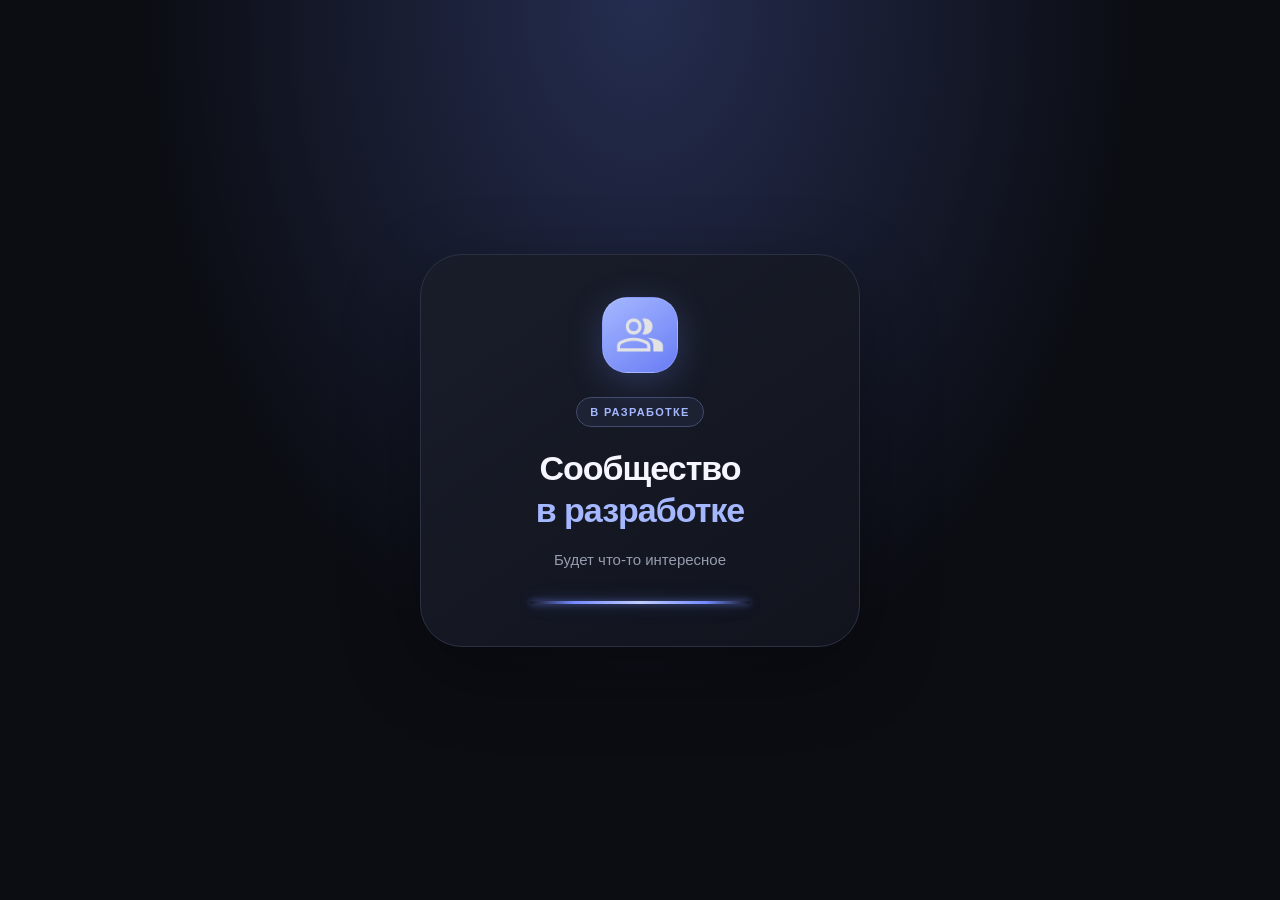
<file: Community/index.html>
<!DOCTYPE html>
<html lang="ru">
<head>
<meta charset="UTF-8">
<meta name="viewport" content="width=device-width, initial-scale=1.0, viewport-fit=cover">
<title>Сообщество в разработке</title>
<style>
* {
    margin: 0;
    padding: 0;
    box-sizing: border-box;
}

html {
    width: 100%;
    min-height: 100%;
    -webkit-text-size-adjust: 100%;
}

body {
    min-height: 100vh;
    min-height: 100dvh;
    display: flex;
    align-items: center;
    justify-content: center;
    padding: 20px;
    background:
        radial-gradient(ellipse at 50% 0%, #252d50 0%, transparent 55%),
        #0b0d13;
    color: #f5f6ff;
    font-family: Arial, Helvetica, sans-serif;
}

.container {
    width: 100%;
    max-width: 440px;
    padding: clamp(26px, 7vw, 42px) clamp(18px, 6vw, 30px);
    text-align: center;
    background: linear-gradient(145deg, #191d2a, #11141d);
    border: 1px solid #2b3043;
    border-radius: clamp(26px, 7vw, 42px);
    box-shadow: 0 24px 80px #0005;
    animation: appear 0.7s ease both;
}

.icon {
    width: clamp(58px, 18vw, 76px);
    aspect-ratio: 1;
    margin: 0 auto 24px;
    display: flex;
    align-items: center;
    justify-content: center;
    overflow: hidden;
    border: 1px solid #ffffff20;
    border-radius: 25px;
    background: linear-gradient(145deg, #a5b8ff, #697cf5);
    box-shadow: 0 8px 35px #748aff40;
}

.icon img {
    width: 100%;
    height: 100%;
    object-fit: contain;
    padding: 16%;
}

.badge {
    display: inline-block;
    max-width: 100%;
    padding: 8px 13px;
    margin-bottom: 20px;
    border: 1px solid #424b70;
    border-radius: 50px;
    background: #8297ff12;
    color: #a5b8ff;
    font-size: clamp(9px, 2.8vw, 11px);
    font-weight: bold;
    letter-spacing: 1.3px;
    text-transform: uppercase;
}

h1 {
    margin-bottom: 14px;
    font-size: clamp(23px, 7vw, 34px);
    font-weight: 700;
    letter-spacing: -1px;
    line-height: 1.25;
    overflow-wrap: anywhere;
}

h1 span {
    color: #a5b8ff;
}

p {
    max-width: 310px;
    margin: 0 auto;
    color: #969daf;
    font-size: clamp(13px, 3.8vw, 15px);
    line-height: 1.8;
}

.line {
    width: min(220px, 80%);
    height: 3px;
    margin: 28px auto 0;
    border-radius: 10px;
    background: linear-gradient(
        90deg,
        transparent,
        #748aff 20%,
        #c1ccff 50%,
        #748aff 80%,
        transparent
    );
    box-shadow:
        0 0 6px #748aff99,
        0 0 16px #748aff4d,
        0 0 30px #748aff1f;
}

@keyframes appear {
    from {
        opacity: 0;
        transform: translateY(18px);
    }
    to {
        opacity: 1;
        transform: translateY(0);
    }
}

@media (max-width: 360px) {
    .container {
        padding: 28px 18px;
    }
}

@media (max-height: 500px) and (orientation: landscape) {
    body {
        padding: 12px;
    }

    .container {
        margin: auto;
        padding: 22px 18px;
    }

    .icon {
        width: 48px;
        margin-bottom: 12px;
        border-radius: 16px;
    }

    .badge {
        margin-bottom: 12px;
    }

    h1 {
        margin-bottom: 8px;
        font-size: clamp(21px, 5vw, 28px);
    }

    .line {
        margin-top: 16px;
    }
}

@media (prefers-reduced-motion: reduce) {
    .container {
        animation: none;
    }
}
</style>
</head>
<body>
    <main class="container">
        <div class="icon">
            <img src="community.png" alt="Сообщество">
        </div>
        <div class="badge">В разработке</div>
        <h1>Сообщество<br><span>в разработке</span></h1>
        <p>Будет что-то интересное</p>
        <div class="line"></div>
    </main>
</body>
</html>
</file>
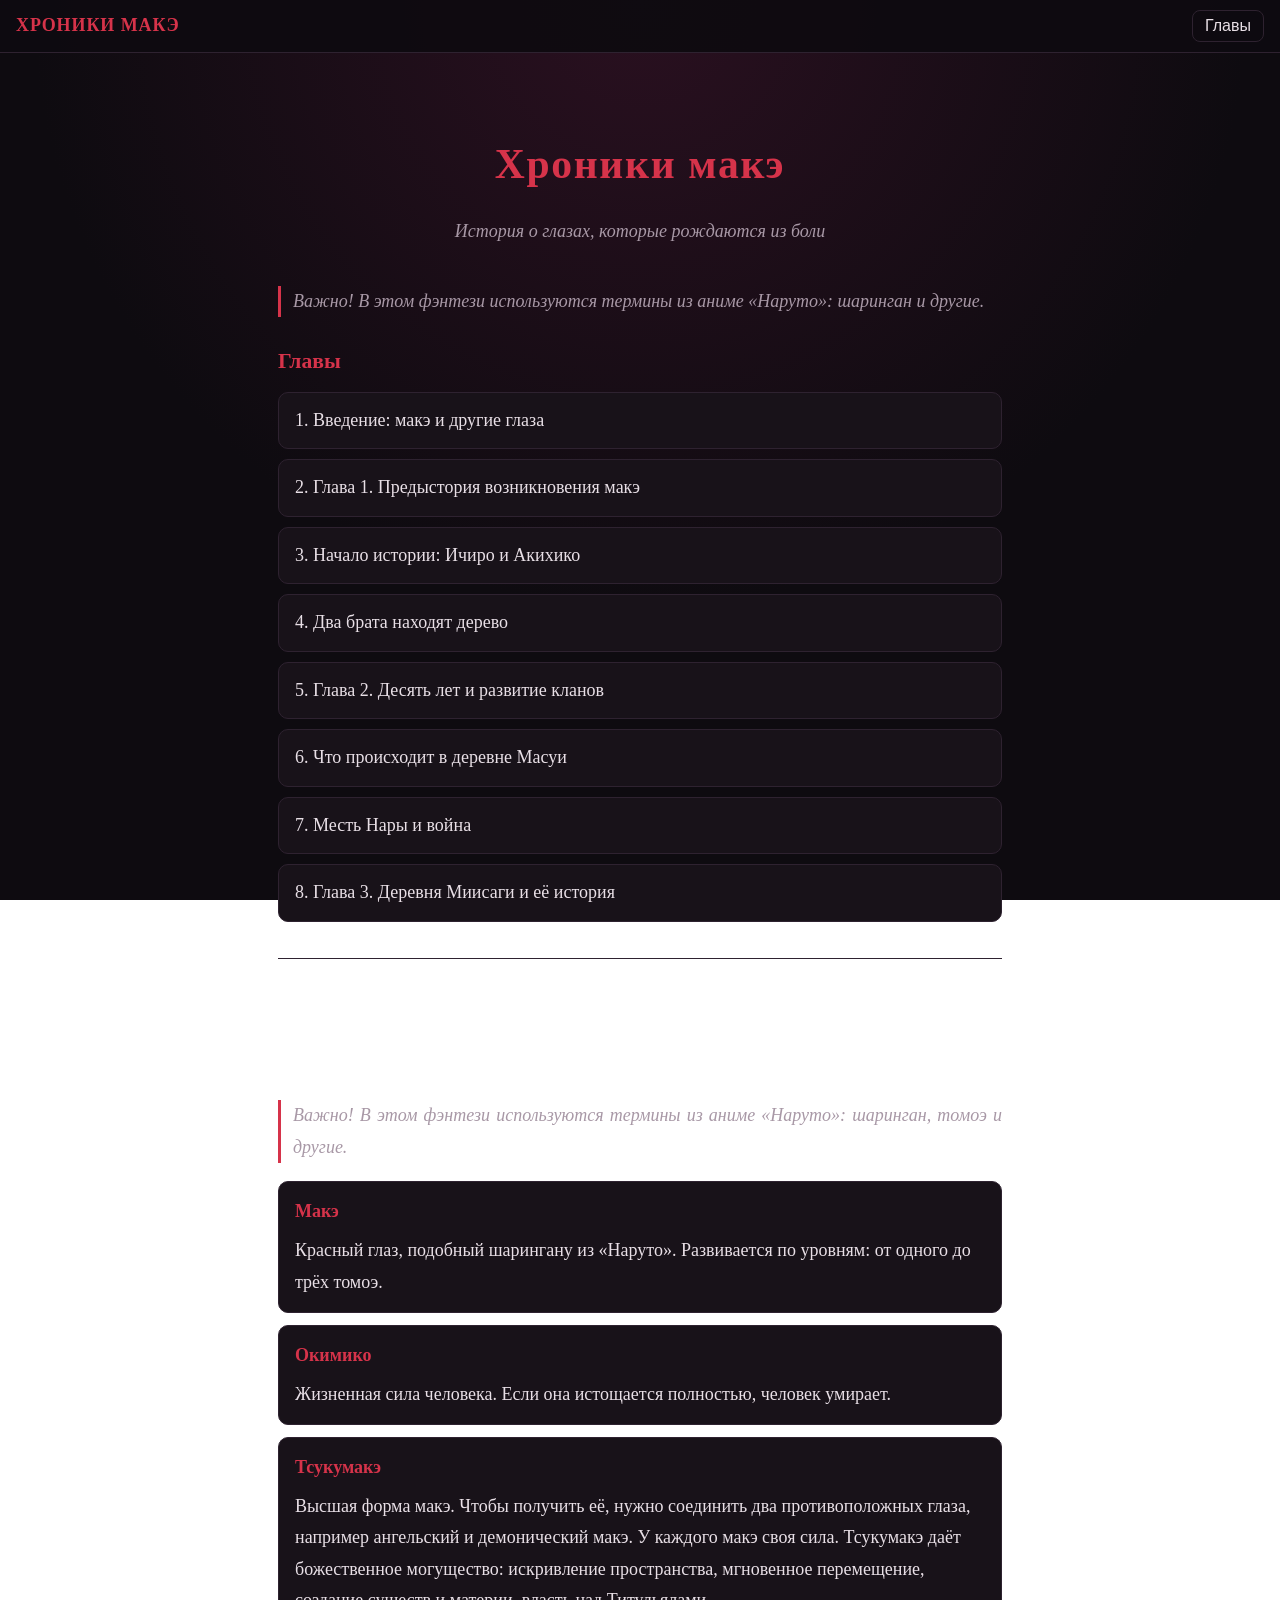
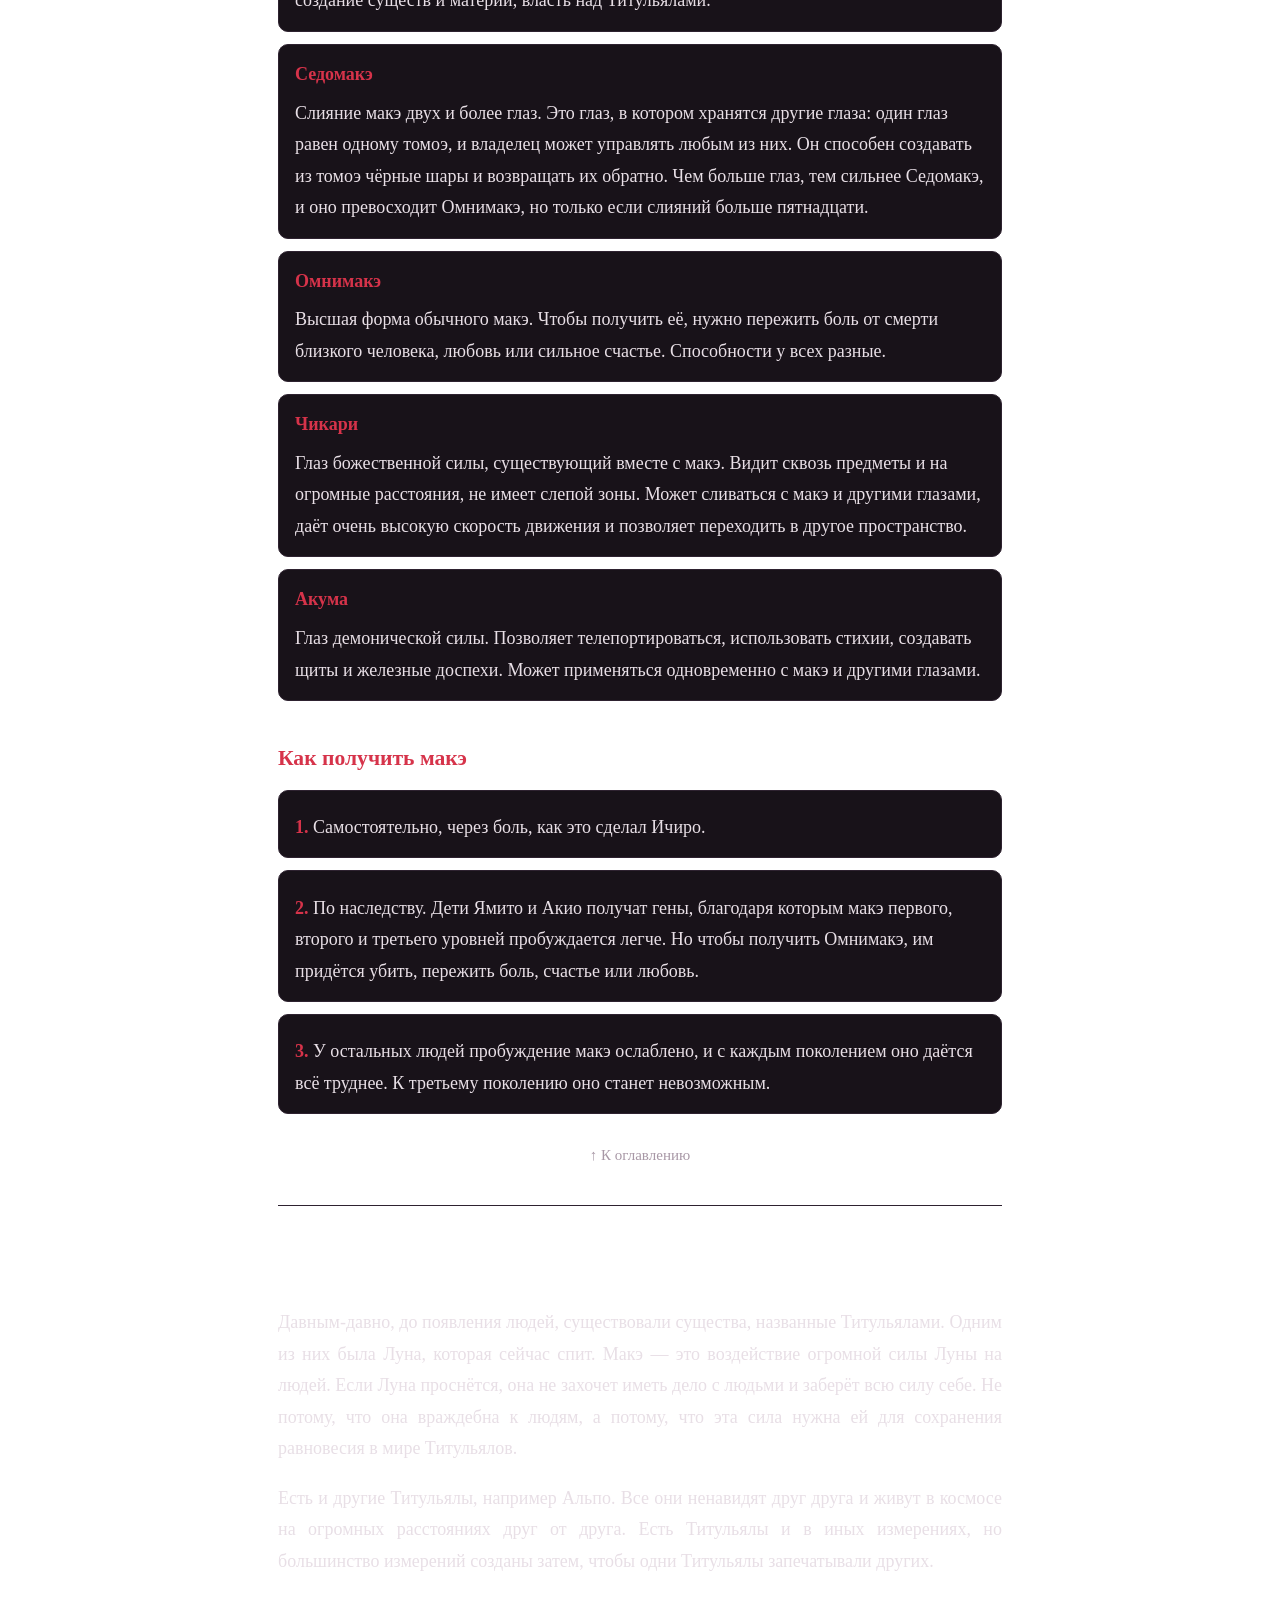
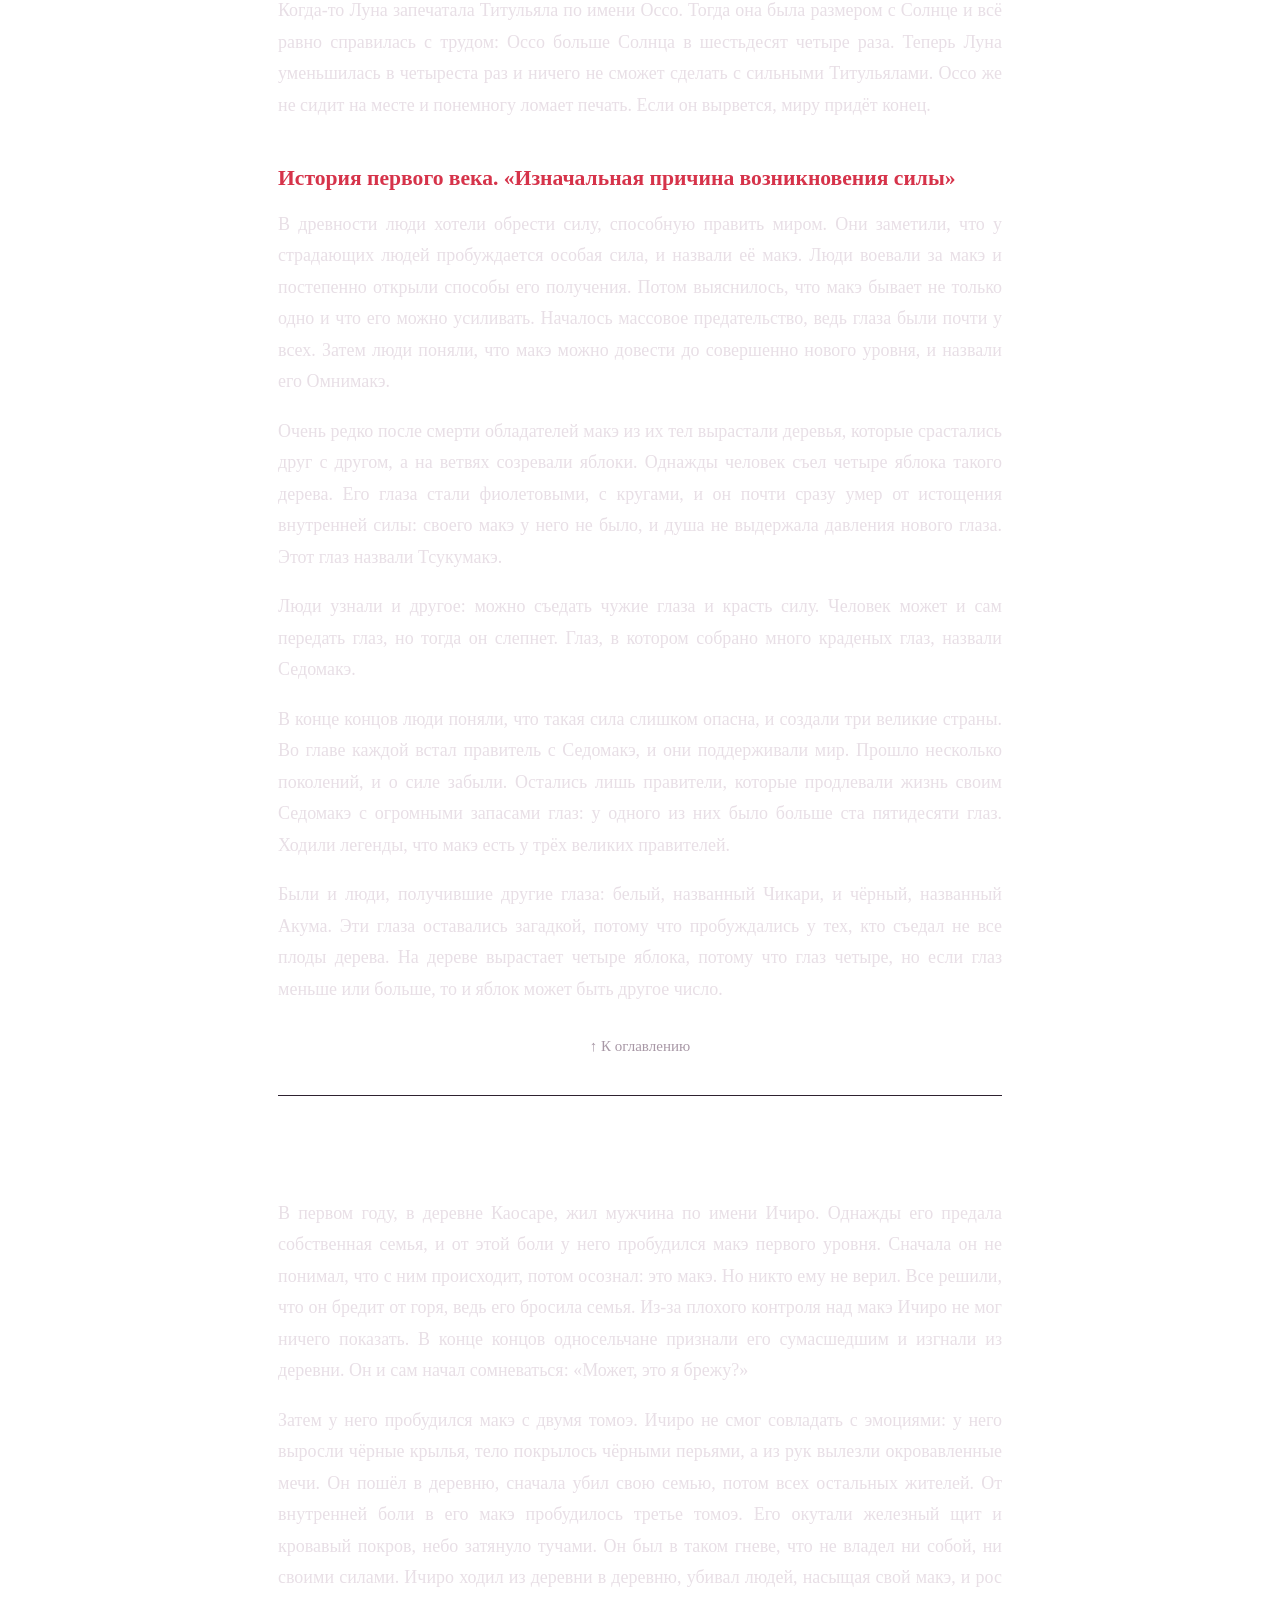
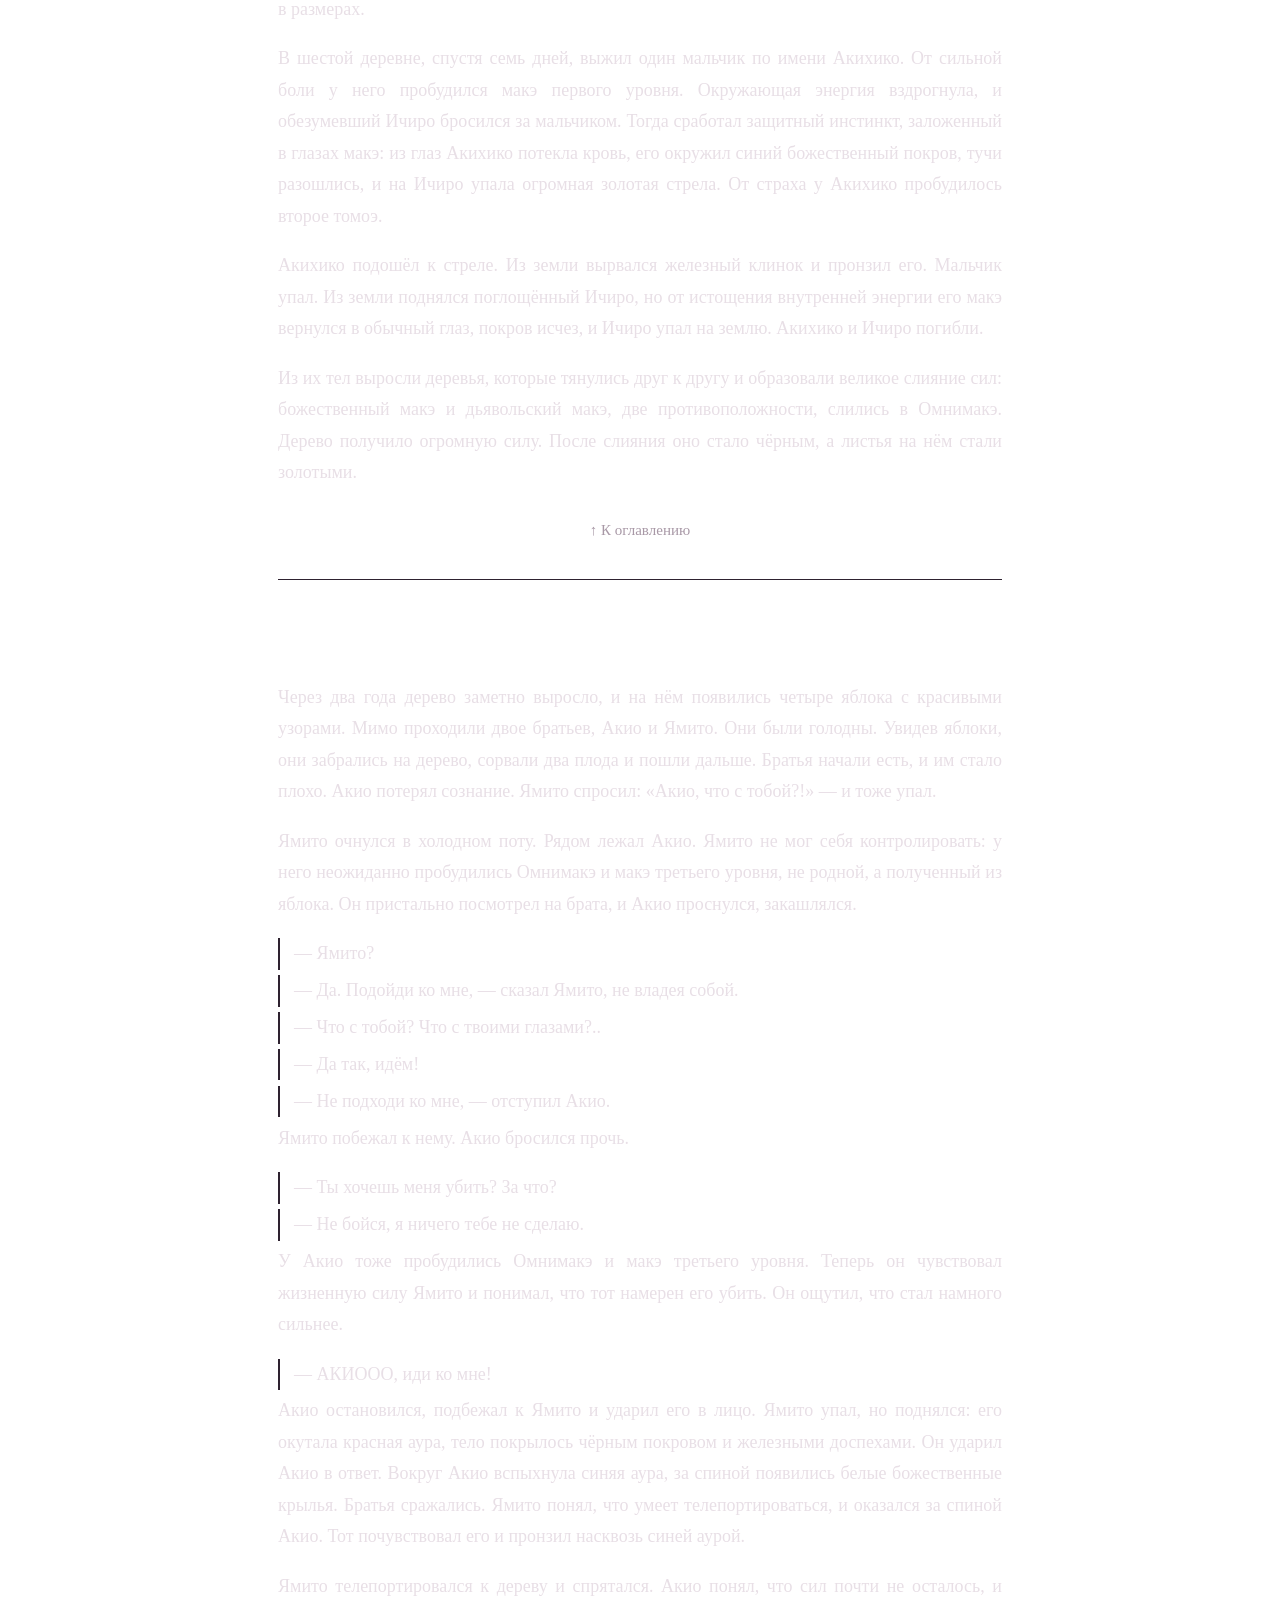
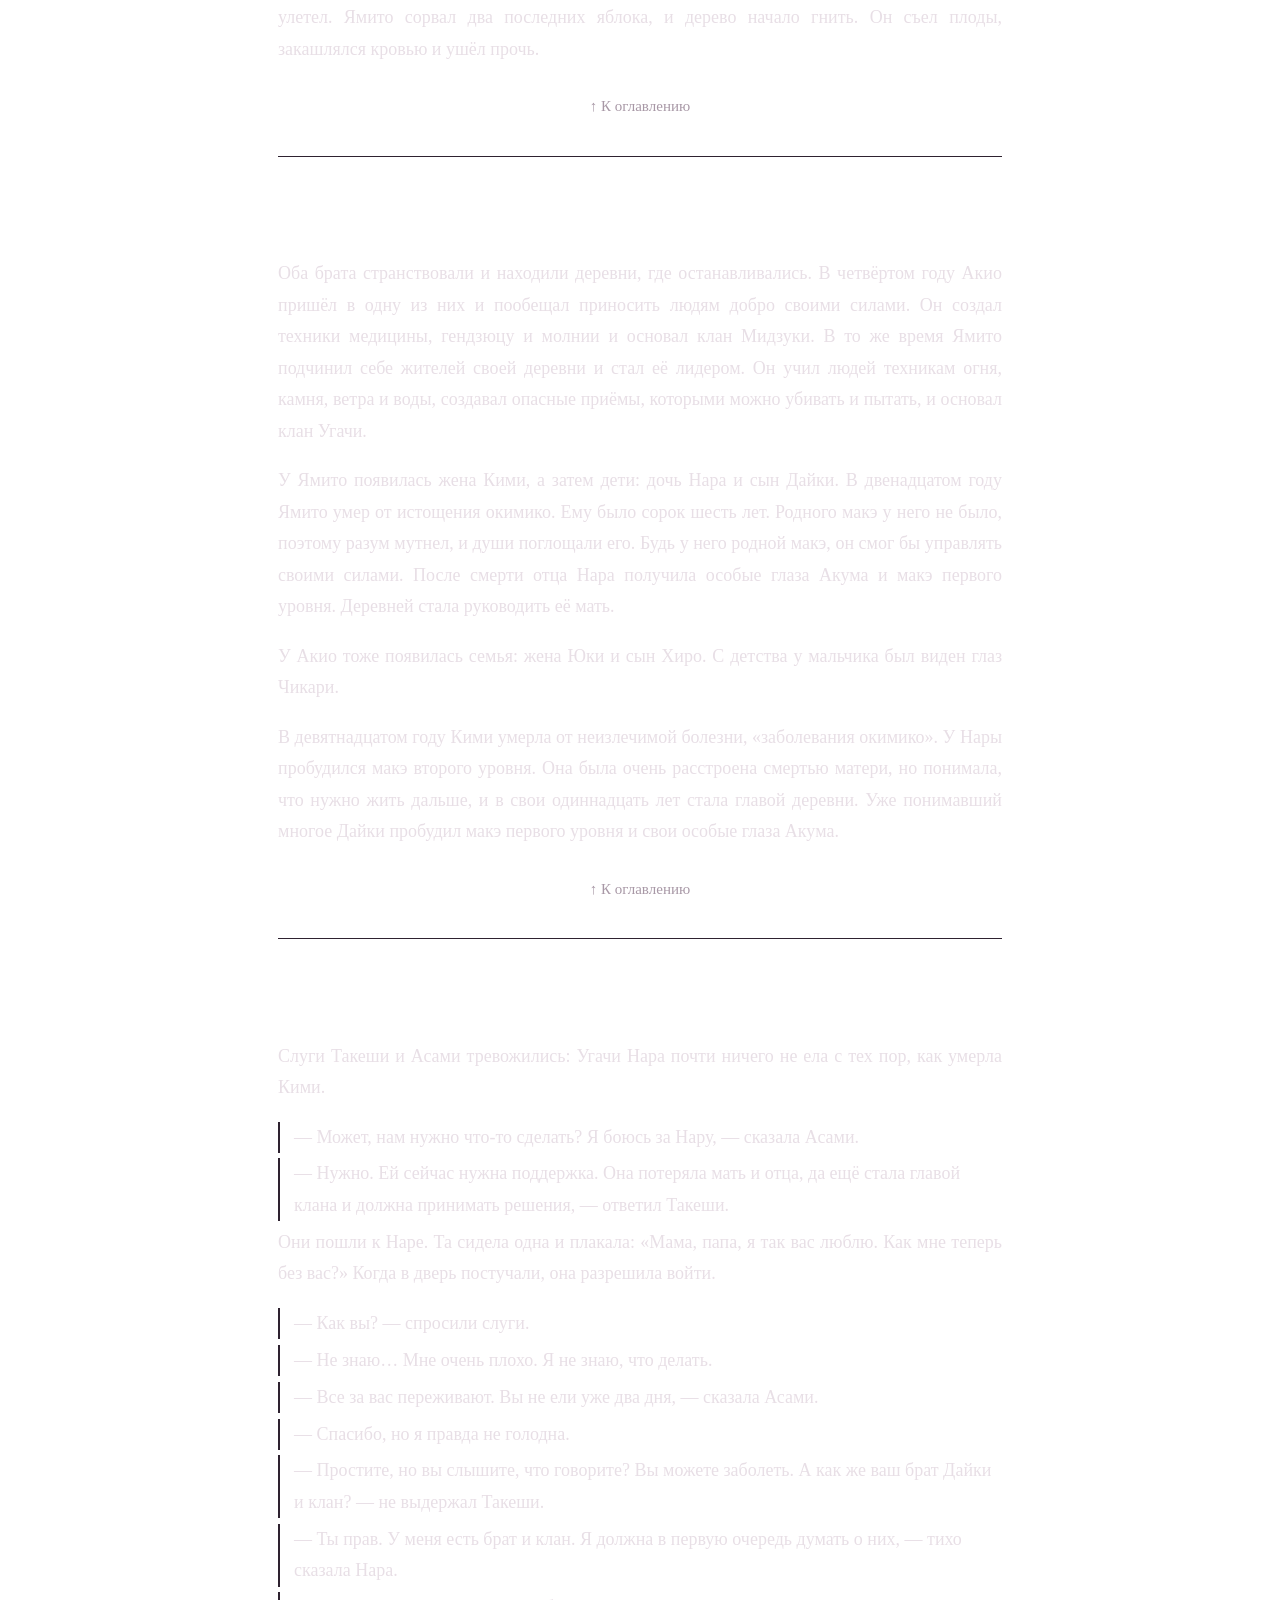
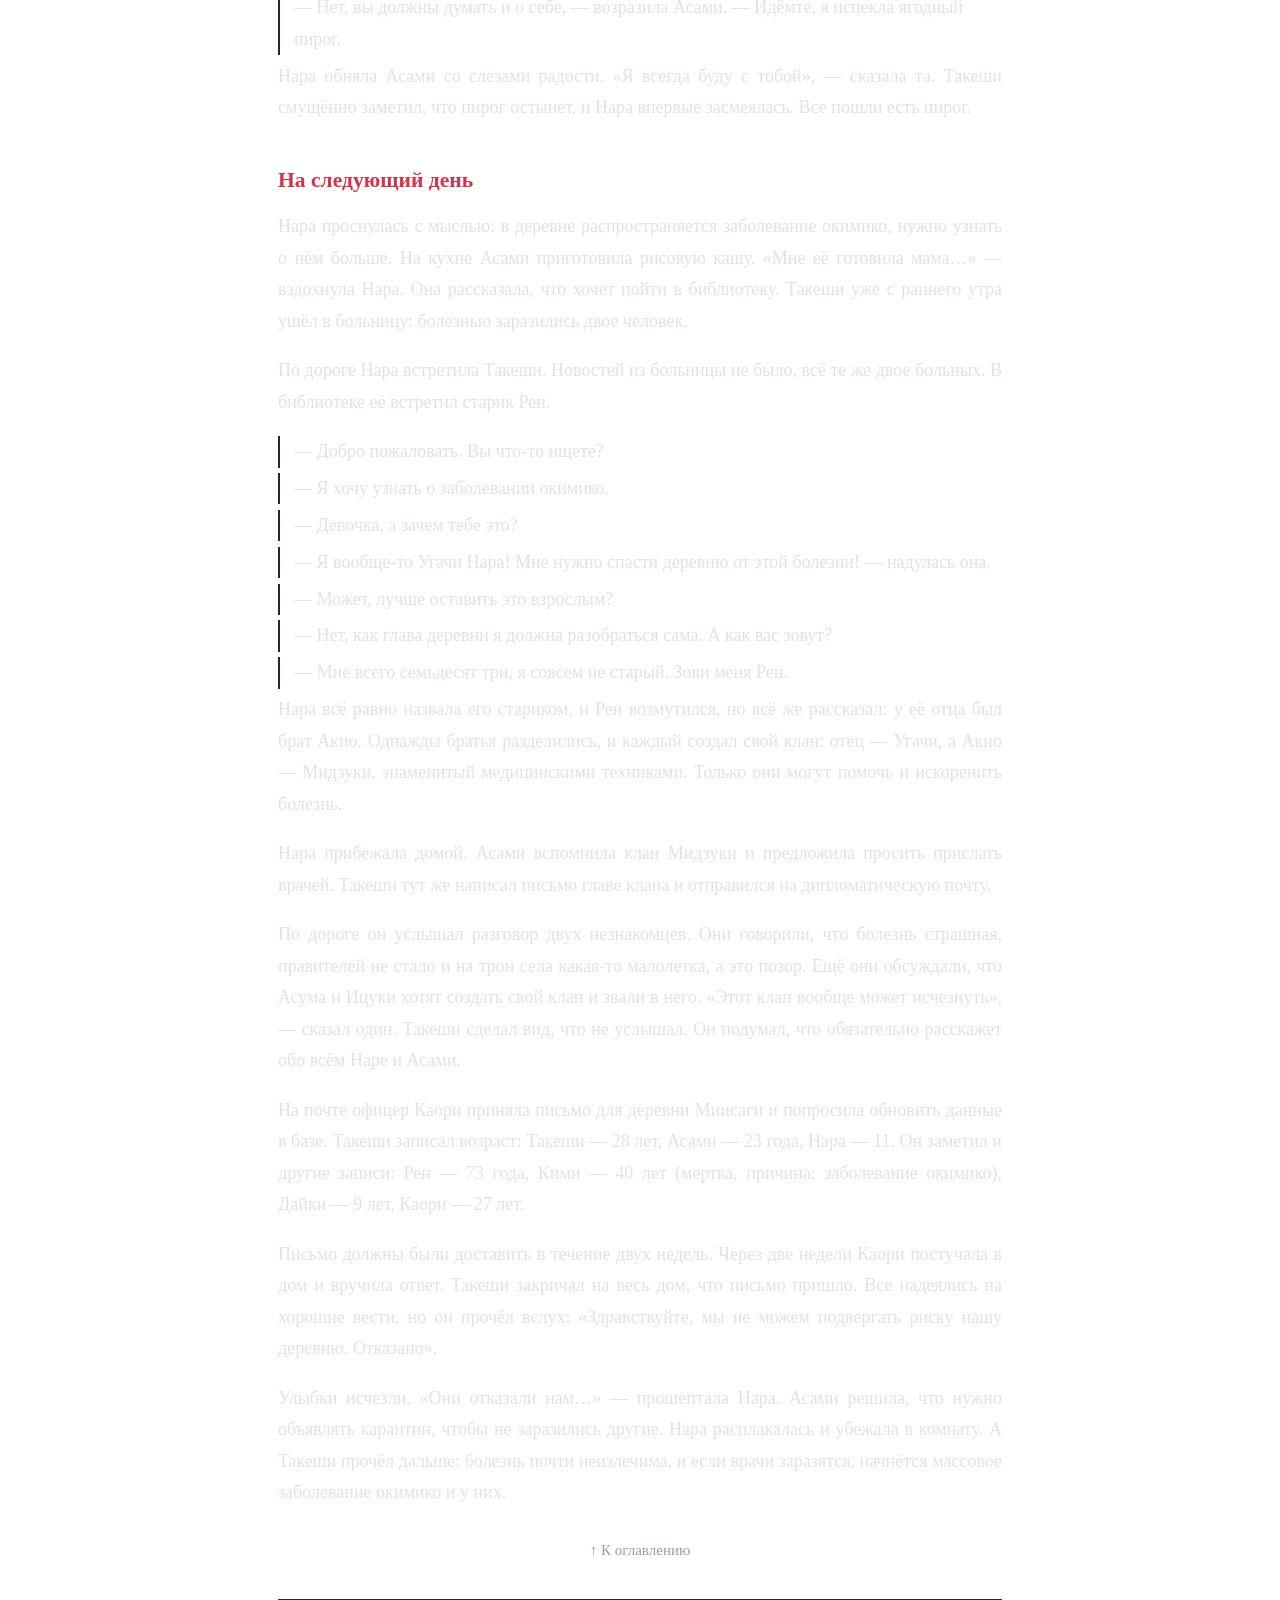
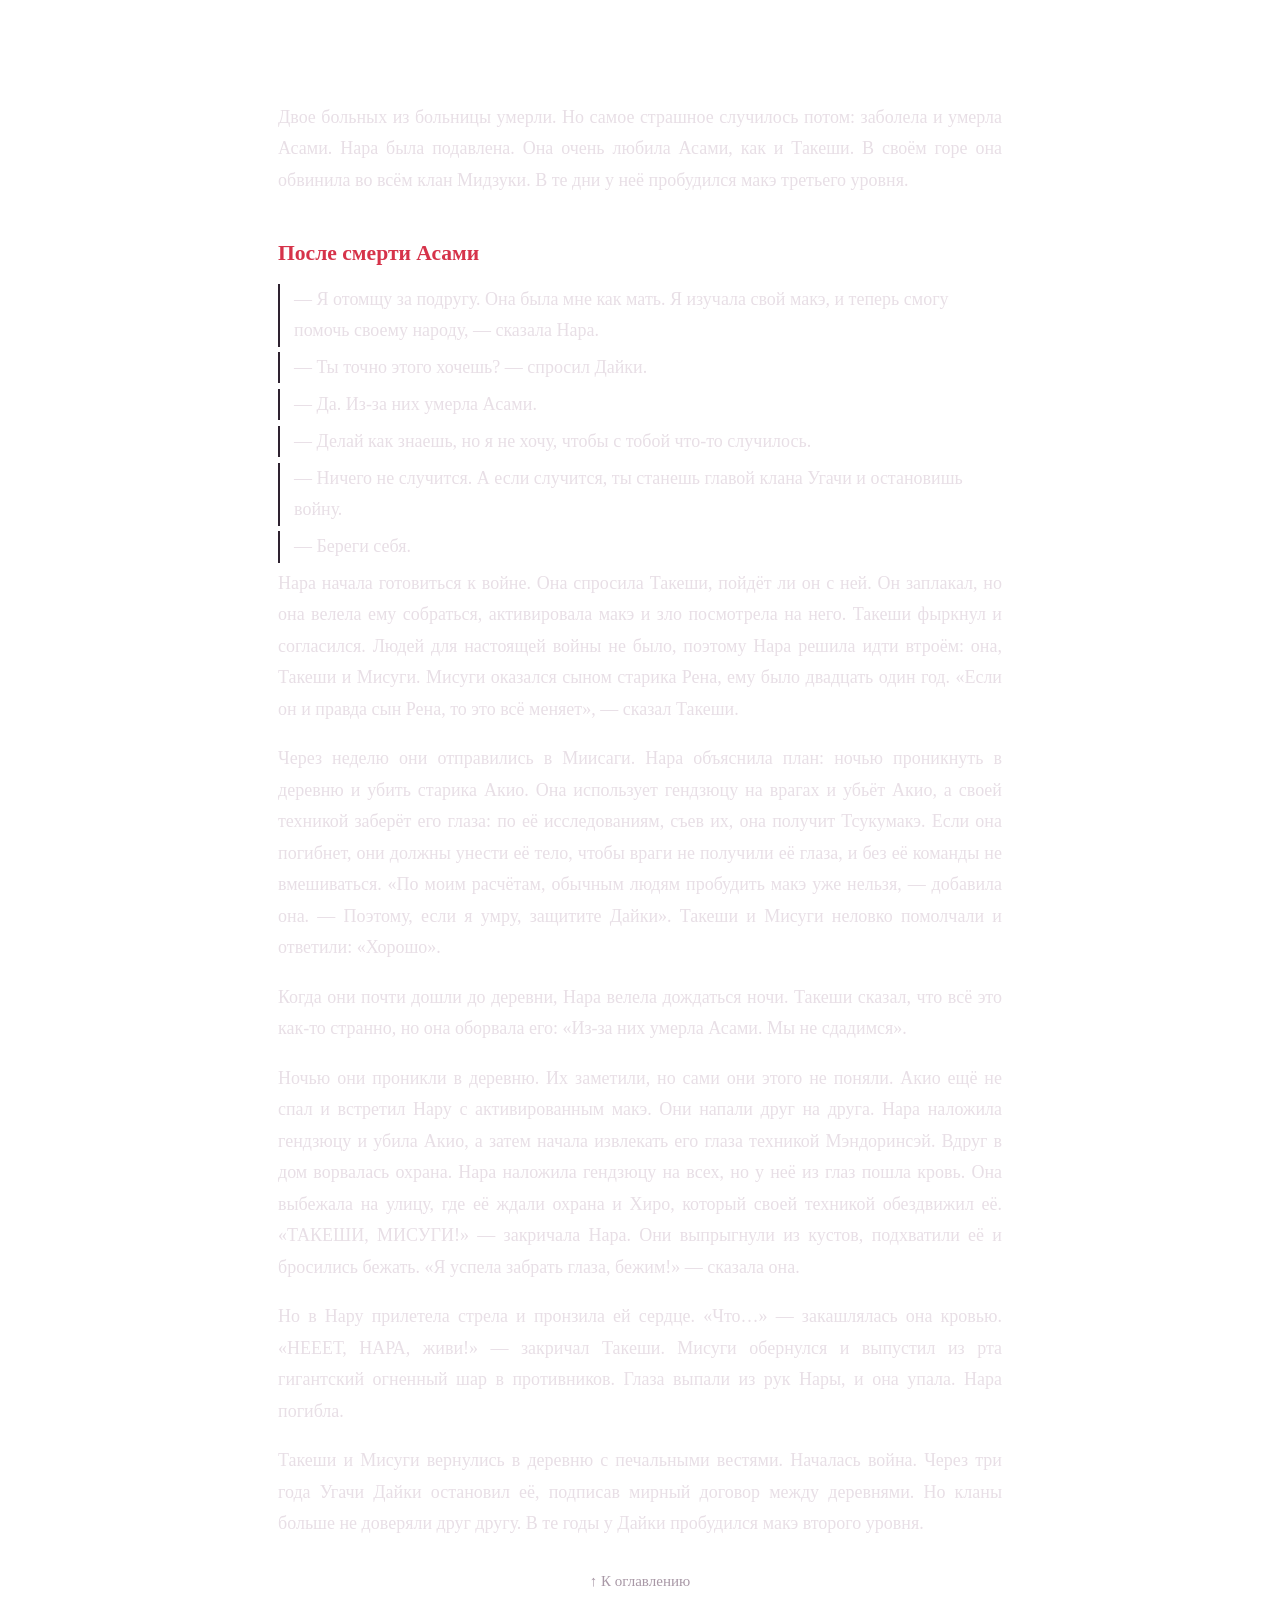
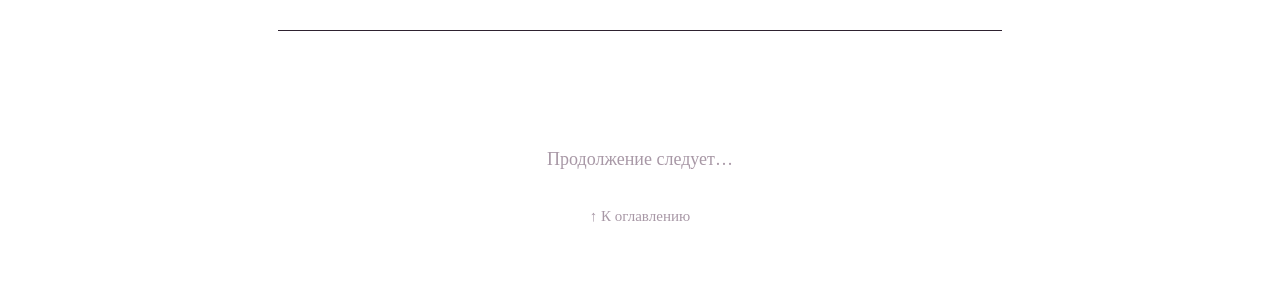
<file: hroniki_make (1).html>
<!DOCTYPE html>
<html lang="ru">
<head>
<meta charset="UTF-8">
<meta name="viewport" content="width=device-width, initial-scale=1">
<title>Хроники макэ</title>
<style>
:root{--bg:#0e0b10;--panel:#181219;--text:#e8dfe6;--muted:#a898a6;--accent:#d6334a;--line:#2e2230}
*{box-sizing:border-box}
body{margin:0;background:radial-gradient(circle at top,#2a1020 0,var(--bg) 55%) fixed;color:var(--text);font:18px/1.75 Georgia,"Times New Roman",serif}
header{position:sticky;top:0;z-index:5;display:flex;align-items:center;gap:12px;padding:10px 16px;background:rgba(14,11,16,.94);border-bottom:1px solid var(--line)}
header a.logo{color:var(--accent);text-decoration:none;font-weight:bold;letter-spacing:.05em}
header button{margin-left:auto;background:none;border:1px solid var(--line);color:var(--text);padding:6px 12px;border-radius:8px;font-size:16px}
nav{display:none;position:fixed;top:52px;right:0;left:0;max-height:70vh;overflow:auto;background:var(--panel);border-bottom:1px solid var(--line);padding:8px 16px;z-index:4}
nav.open{display:block}
nav a{display:block;padding:10px 0;color:var(--text);text-decoration:none;border-bottom:1px solid var(--line)}
nav a.on{color:var(--accent)}
main{max-width:760px;margin:0 auto;padding:28px 18px 60px}
h1{font-size:2rem;line-height:1.25;margin:.2em 0 .6em;color:#fff}
h2{font-size:1.35rem;margin:1.8em 0 .5em;color:var(--accent)}
p{margin:0 0 1em;text-align:justify}
.note{color:var(--muted);font-style:italic;border-left:3px solid var(--accent);padding-left:12px}
.hero{text-align:center;padding:50px 0 20px}
.hero h1{font-size:2.6rem;color:var(--accent);letter-spacing:.04em}
.toc a{display:block;background:var(--panel);border:1px solid var(--line);border-radius:10px;padding:12px 16px;margin:10px 0;color:var(--text);text-decoration:none}
.toc a:active{border-color:var(--accent)}
.card{background:var(--panel);border:1px solid var(--line);border-radius:10px;padding:14px 16px;margin:12px 0}
.card b{color:var(--accent)}
.card p{margin:.4em 0 0;text-align:left}
.d{margin:.3em 0;padding-left:14px;border-left:2px solid var(--line);text-align:left}
html{scroll-behavior:smooth}
section{padding-top:36px;margin-top:36px;border-top:1px solid var(--line);scroll-margin-top:56px}
.up{display:block;text-align:center;margin-top:28px;color:var(--muted);text-decoration:none;font-size:15px}
.sub{text-align:center;color:var(--muted);font-style:italic}
.tochead{margin-top:1.2em}
.end{text-align:center;color:var(--muted);margin-top:30px}
</style>
</head>
<body>
<header>
<a class="logo" href="#top">ХРОНИКИ МАКЭ</a>
<button id="menu">Главы</button>
</header>
<nav id="nav"></nav>
<main id="app"></main>
<script>
const pages=[
{id:"intro",title:"Введение: макэ и другие глаза",html:`
<h1>Введение: что такое макэ, Тсукумакэ и другие глаза</h1>
<p class="note">Важно! В этом фэнтези используются термины из аниме «Наруто»: шаринган, томоэ и другие.</p>
<div class="card"><b>Макэ</b><p>Красный глаз, подобный шарингану из «Наруто». Развивается по уровням: от одного до трёх томоэ.</p></div>
<div class="card"><b>Окимико</b><p>Жизненная сила человека. Если она истощается полностью, человек умирает.</p></div>
<div class="card"><b>Тсукумакэ</b><p>Высшая форма макэ. Чтобы получить её, нужно соединить два противоположных глаза, например ангельский и демонический макэ. У каждого макэ своя сила. Тсукумакэ даёт божественное могущество: искривление пространства, мгновенное перемещение, создание существ и материи, власть над Титульялами.</p></div>
<div class="card"><b>Седомакэ</b><p>Слияние макэ двух и более глаз. Это глаз, в котором хранятся другие глаза: один глаз равен одному томоэ, и владелец может управлять любым из них. Он способен создавать из томоэ чёрные шары и возвращать их обратно. Чем больше глаз, тем сильнее Седомакэ, и оно превосходит Омнимакэ, но только если слияний больше пятнадцати.</p></div>
<div class="card"><b>Омнимакэ</b><p>Высшая форма обычного макэ. Чтобы получить её, нужно пережить боль от смерти близкого человека, любовь или сильное счастье. Способности у всех разные.</p></div>
<div class="card"><b>Чикари</b><p>Глаз божественной силы, существующий вместе с макэ. Видит сквозь предметы и на огромные расстояния, не имеет слепой зоны. Может сливаться с макэ и другими глазами, даёт очень высокую скорость движения и позволяет переходить в другое пространство.</p></div>
<div class="card"><b>Акума</b><p>Глаз демонической силы. Позволяет телепортироваться, использовать стихии, создавать щиты и железные доспехи. Может применяться одновременно с макэ и другими глазами.</p></div>
<h2>Как получить макэ</h2>
<div class="card"><p><b>1.</b> Самостоятельно, через боль, как это сделал Ичиро.</p></div>
<div class="card"><p><b>2.</b> По наследству. Дети Ямито и Акио получат гены, благодаря которым макэ первого, второго и третьего уровней пробуждается легче. Но чтобы получить Омнимакэ, им придётся убить, пережить боль, счастье или любовь.</p></div>
<div class="card"><p><b>3.</b> У остальных людей пробуждение макэ ослаблено, и с каждым поколением оно даётся всё труднее. К третьему поколению оно станет невозможным.</p></div>
`},
{id:"ch1",title:"Глава 1. Предыстория возникновения макэ",html:`
<h1>Глава 1. Предыстория возникновения макэ</h1>
<p>Давным-давно, до появления людей, существовали существа, названные Титульялами. Одним из них была Луна, которая сейчас спит. Макэ — это воздействие огромной силы Луны на людей. Если Луна проснётся, она не захочет иметь дело с людьми и заберёт всю силу себе. Не потому, что она враждебна к людям, а потому, что эта сила нужна ей для сохранения равновесия в мире Титульялов.</p>
<p>Есть и другие Титульялы, например Альпо. Все они ненавидят друг друга и живут в космосе на огромных расстояниях друг от друга. Есть Титульялы и в иных измерениях, но большинство измерений созданы затем, чтобы одни Титульялы запечатывали других.</p>
<p>Когда-то Луна запечатала Титульяла по имени Оссо. Тогда она была размером с Солнце и всё равно справилась с трудом: Оссо больше Солнца в шестьдесят четыре раза. Теперь Луна уменьшилась в четыреста раз и ничего не сможет сделать с сильными Титульялами. Оссо же не сидит на месте и понемногу ломает печать. Если он вырвется, миру придёт конец.</p>
<h2>История первого века. «Изначальная причина возникновения силы»</h2>
<p>В древности люди хотели обрести силу, способную править миром. Они заметили, что у страдающих людей пробуждается особая сила, и назвали её макэ. Люди воевали за макэ и постепенно открыли способы его получения. Потом выяснилось, что макэ бывает не только одно и что его можно усиливать. Началось массовое предательство, ведь глаза были почти у всех. Затем люди поняли, что макэ можно довести до совершенно нового уровня, и назвали его Омнимакэ.</p>
<p>Очень редко после смерти обладателей макэ из их тел вырастали деревья, которые срастались друг с другом, а на ветвях созревали яблоки. Однажды человек съел четыре яблока такого дерева. Его глаза стали фиолетовыми, с кругами, и он почти сразу умер от истощения внутренней силы: своего макэ у него не было, и душа не выдержала давления нового глаза. Этот глаз назвали Тсукумакэ.</p>
<p>Люди узнали и другое: можно съедать чужие глаза и красть силу. Человек может и сам передать глаз, но тогда он слепнет. Глаз, в котором собрано много краденых глаз, назвали Седомакэ.</p>
<p>В конце концов люди поняли, что такая сила слишком опасна, и создали три великие страны. Во главе каждой встал правитель с Седомакэ, и они поддерживали мир. Прошло несколько поколений, и о силе забыли. Остались лишь правители, которые продлевали жизнь своим Седомакэ с огромными запасами глаз: у одного из них было больше ста пятидесяти глаз. Ходили легенды, что макэ есть у трёх великих правителей.</p>
<p>Были и люди, получившие другие глаза: белый, названный Чикари, и чёрный, названный Акума. Эти глаза оставались загадкой, потому что пробуждались у тех, кто съедал не все плоды дерева. На дереве вырастает четыре яблока, потому что глаз четыре, но если глаз меньше или больше, то и яблок может быть другое число.</p>
`},
{id:"start",title:"Начало истории: Ичиро и Акихико",html:`
<h1>Начало истории</h1>
<p>В первом году, в деревне Каосаре, жил мужчина по имени Ичиро. Однажды его предала собственная семья, и от этой боли у него пробудился макэ первого уровня. Сначала он не понимал, что с ним происходит, потом осознал: это макэ. Но никто ему не верил. Все решили, что он бредит от горя, ведь его бросила семья. Из-за плохого контроля над макэ Ичиро не мог ничего показать. В конце концов односельчане признали его сумасшедшим и изгнали из деревни. Он и сам начал сомневаться: «Может, это я брежу?»</p>
<p>Затем у него пробудился макэ с двумя томоэ. Ичиро не смог совладать с эмоциями: у него выросли чёрные крылья, тело покрылось чёрными перьями, а из рук вылезли окровавленные мечи. Он пошёл в деревню, сначала убил свою семью, потом всех остальных жителей. От внутренней боли в его макэ пробудилось третье томоэ. Его окутали железный щит и кровавый покров, небо затянуло тучами. Он был в таком гневе, что не владел ни собой, ни своими силами. Ичиро ходил из деревни в деревню, убивал людей, насыщая свой макэ, и рос в размерах.</p>
<p>В шестой деревне, спустя семь дней, выжил один мальчик по имени Акихико. От сильной боли у него пробудился макэ первого уровня. Окружающая энергия вздрогнула, и обезумевший Ичиро бросился за мальчиком. Тогда сработал защитный инстинкт, заложенный в глазах макэ: из глаз Акихико потекла кровь, его окружил синий божественный покров, тучи разошлись, и на Ичиро упала огромная золотая стрела. От страха у Акихико пробудилось второе томоэ.</p>
<p>Акихико подошёл к стреле. Из земли вырвался железный клинок и пронзил его. Мальчик упал. Из земли поднялся поглощённый Ичиро, но от истощения внутренней энергии его макэ вернулся в обычный глаз, покров исчез, и Ичиро упал на землю. Акихико и Ичиро погибли.</p>
<p>Из их тел выросли деревья, которые тянулись друг к другу и образовали великое слияние сил: божественный макэ и дьявольский макэ, две противоположности, слились в Омнимакэ. Дерево получило огромную силу. После слияния оно стало чёрным, а листья на нём стали золотыми.</p>
`},
{id:"brothers",title:"Два брата находят дерево",html:`
<h1>Два брата находят дерево</h1>
<p>Через два года дерево заметно выросло, и на нём появились четыре яблока с красивыми узорами. Мимо проходили двое братьев, Акио и Ямито. Они были голодны. Увидев яблоки, они забрались на дерево, сорвали два плода и пошли дальше. Братья начали есть, и им стало плохо. Акио потерял сознание. Ямито спросил: «Акио, что с тобой?!» — и тоже упал.</p>
<p>Ямито очнулся в холодном поту. Рядом лежал Акио. Ямито не мог себя контролировать: у него неожиданно пробудились Омнимакэ и макэ третьего уровня, не родной, а полученный из яблока. Он пристально посмотрел на брата, и Акио проснулся, закашлялся.</p>
<div class="d">— Ямито?</div>
<div class="d">— Да. Подойди ко мне, — сказал Ямито, не владея собой.</div>
<div class="d">— Что с тобой? Что с твоими глазами?..</div>
<div class="d">— Да так, идём!</div>
<div class="d">— Не подходи ко мне, — отступил Акио.</div>
<p>Ямито побежал к нему. Акио бросился прочь.</p>
<div class="d">— Ты хочешь меня убить? За что?</div>
<div class="d">— Не бойся, я ничего тебе не сделаю.</div>
<p>У Акио тоже пробудились Омнимакэ и макэ третьего уровня. Теперь он чувствовал жизненную силу Ямито и понимал, что тот намерен его убить. Он ощутил, что стал намного сильнее.</p>
<div class="d">— АКИООО, иди ко мне!</div>
<p>Акио остановился, подбежал к Ямито и ударил его в лицо. Ямито упал, но поднялся: его окутала красная аура, тело покрылось чёрным покровом и железными доспехами. Он ударил Акио в ответ. Вокруг Акио вспыхнула синяя аура, за спиной появились белые божественные крылья. Братья сражались. Ямито понял, что умеет телепортироваться, и оказался за спиной Акио. Тот почувствовал его и пронзил насквозь синей аурой.</p>
<p>Ямито телепортировался к дереву и спрятался. Акио понял, что сил почти не осталось, и улетел. Ямито сорвал два последних яблока, и дерево начало гнить. Он съел плоды, закашлялся кровью и ушёл прочь.</p>
`},
{id:"ch2",title:"Глава 2. Десять лет и развитие кланов",html:`
<h1>Глава 2. В течение десяти лет и развитие кланов</h1>
<p>Оба брата странствовали и находили деревни, где останавливались. В четвёртом году Акио пришёл в одну из них и пообещал приносить людям добро своими силами. Он создал техники медицины, гендзюцу и молнии и основал клан Мидзуки. В то же время Ямито подчинил себе жителей своей деревни и стал её лидером. Он учил людей техникам огня, камня, ветра и воды, создавал опасные приёмы, которыми можно убивать и пытать, и основал клан Угачи.</p>
<p>У Ямито появилась жена Кими, а затем дети: дочь Нара и сын Дайки. В двенадцатом году Ямито умер от истощения окимико. Ему было сорок шесть лет. Родного макэ у него не было, поэтому разум мутнел, и души поглощали его. Будь у него родной макэ, он смог бы управлять своими силами. После смерти отца Нара получила особые глаза Акума и макэ первого уровня. Деревней стала руководить её мать.</p>
<p>У Акио тоже появилась семья: жена Юки и сын Хиро. С детства у мальчика был виден глаз Чикари.</p>
<p>В девятнадцатом году Кими умерла от неизлечимой болезни, «заболевания окимико». У Нары пробудился макэ второго уровня. Она была очень расстроена смертью матери, но понимала, что нужно жить дальше, и в свои одиннадцать лет стала главой деревни. Уже понимавший многое Дайки пробудил макэ первого уровня и свои особые глаза Акума.</p>
`},
{id:"masui",title:"Что происходит в деревне Масуи",html:`
<h1>Что происходит в деревне Масуи</h1>
<p>Слуги Такеши и Асами тревожились: Угачи Нара почти ничего не ела с тех пор, как умерла Кими.</p>
<div class="d">— Может, нам нужно что-то сделать? Я боюсь за Нару, — сказала Асами.</div>
<div class="d">— Нужно. Ей сейчас нужна поддержка. Она потеряла мать и отца, да ещё стала главой клана и должна принимать решения, — ответил Такеши.</div>
<p>Они пошли к Наре. Та сидела одна и плакала: «Мама, папа, я так вас люблю. Как мне теперь без вас?» Когда в дверь постучали, она разрешила войти.</p>
<div class="d">— Как вы? — спросили слуги.</div>
<div class="d">— Не знаю… Мне очень плохо. Я не знаю, что делать.</div>
<div class="d">— Все за вас переживают. Вы не ели уже два дня, — сказала Асами.</div>
<div class="d">— Спасибо, но я правда не голодна.</div>
<div class="d">— Простите, но вы слышите, что говорите? Вы можете заболеть. А как же ваш брат Дайки и клан? — не выдержал Такеши.</div>
<div class="d">— Ты прав. У меня есть брат и клан. Я должна в первую очередь думать о них, — тихо сказала Нара.</div>
<div class="d">— Нет, вы должны думать и о себе, — возразила Асами. — Идёмте, я испекла ягодный пирог.</div>
<p>Нара обняла Асами со слезами радости. «Я всегда буду с тобой», — сказала та. Такеши смущённо заметил, что пирог остынет, и Нара впервые засмеялась. Все пошли есть пирог.</p>
<h2>На следующий день</h2>
<p>Нара проснулась с мыслью: в деревне распространяется заболевание окимико, нужно узнать о нём больше. На кухне Асами приготовила рисовую кашу. «Мне её готовила мама…» — вздохнула Нара. Она рассказала, что хочет пойти в библиотеку. Такеши уже с раннего утра ушёл в больницу: болезнью заразились двое человек.</p>
<p>По дороге Нара встретила Такеши. Новостей из больницы не было, всё те же двое больных. В библиотеке её встретил старик Рен.</p>
<div class="d">— Добро пожаловать. Вы что-то ищете?</div>
<div class="d">— Я хочу узнать о заболевании окимико.</div>
<div class="d">— Девочка, а зачем тебе это?</div>
<div class="d">— Я вообще-то Угачи Нара! Мне нужно спасти деревню от этой болезни! — надулась она.</div>
<div class="d">— Может, лучше оставить это взрослым?</div>
<div class="d">— Нет, как глава деревни я должна разобраться сама. А как вас зовут?</div>
<div class="d">— Мне всего семьдесят три, я совсем не старый. Зови меня Рен.</div>
<p>Нара всё равно назвала его стариком, и Рен возмутился, но всё же рассказал: у её отца был брат Акио. Однажды братья разделились, и каждый создал свой клан: отец — Угачи, а Акио — Мидзуки, знаменитый медицинскими техниками. Только они могут помочь и искоренить болезнь.</p>
<p>Нара прибежала домой. Асами вспомнила клан Мидзуки и предложила просить прислать врачей. Такеши тут же написал письмо главе клана и отправился на дипломатическую почту.</p>
<p>По дороге он услышал разговор двух незнакомцев. Они говорили, что болезнь страшная, правителей не стало и на трон села какая-то малолетка, а это позор. Ещё они обсуждали, что Асума и Ицуки хотят создать свой клан и звали в него. «Этот клан вообще может исчезнуть», — сказал один. Такеши сделал вид, что не услышал. Он подумал, что обязательно расскажет обо всём Наре и Асами.</p>
<p>На почте офицер Каори приняла письмо для деревни Миисаги и попросила обновить данные в базе. Такеши записал возраст: Такеши — 28 лет, Асами — 23 года, Нара — 11. Он заметил и другие записи: Рен — 73 года, Кими — 40 лет (мертва, причина: заболевание окимико), Дайки — 9 лет, Каори — 27 лет.</p>
<p>Письмо должны были доставить в течение двух недель. Через две недели Каори постучала в дом и вручила ответ. Такеши закричал на весь дом, что письмо пришло. Все надеялись на хорошие вести, но он прочёл вслух: «Здравствуйте, мы не можем подвергать риску нашу деревню. Отказано».</p>
<p>Улыбки исчезли. «Они отказали нам…» — прошептала Нара. Асами решила, что нужно объявлять карантин, чтобы не заразились другие. Нара расплакалась и убежала в комнату. А Такеши прочёл дальше: болезнь почти неизлечима, и если врачи заразятся, начнётся массовое заболевание окимико и у них.</p>
`},
{id:"war",title:"Месть Нары и война",html:`
<h1>Через четыре года после смерти Кими</h1>
<p>Двое больных из больницы умерли. Но самое страшное случилось потом: заболела и умерла Асами. Нара была подавлена. Она очень любила Асами, как и Такеши. В своём горе она обвинила во всём клан Мидзуки. В те дни у неё пробудился макэ третьего уровня.</p>
<h2>После смерти Асами</h2>
<div class="d">— Я отомщу за подругу. Она была мне как мать. Я изучала свой макэ, и теперь смогу помочь своему народу, — сказала Нара.</div>
<div class="d">— Ты точно этого хочешь? — спросил Дайки.</div>
<div class="d">— Да. Из-за них умерла Асами.</div>
<div class="d">— Делай как знаешь, но я не хочу, чтобы с тобой что-то случилось.</div>
<div class="d">— Ничего не случится. А если случится, ты станешь главой клана Угачи и остановишь войну.</div>
<div class="d">— Береги себя.</div>
<p>Нара начала готовиться к войне. Она спросила Такеши, пойдёт ли он с ней. Он заплакал, но она велела ему собраться, активировала макэ и зло посмотрела на него. Такеши фыркнул и согласился. Людей для настоящей войны не было, поэтому Нара решила идти втроём: она, Такеши и Мисуги. Мисуги оказался сыном старика Рена, ему было двадцать один год. «Если он и правда сын Рена, то это всё меняет», — сказал Такеши.</p>
<p>Через неделю они отправились в Миисаги. Нара объяснила план: ночью проникнуть в деревню и убить старика Акио. Она использует гендзюцу на врагах и убьёт Акио, а своей техникой заберёт его глаза: по её исследованиям, съев их, она получит Тсукумакэ. Если она погибнет, они должны унести её тело, чтобы враги не получили её глаза, и без её команды не вмешиваться. «По моим расчётам, обычным людям пробудить макэ уже нельзя, — добавила она. — Поэтому, если я умру, защитите Дайки». Такеши и Мисуги неловко помолчали и ответили: «Хорошо».</p>
<p>Когда они почти дошли до деревни, Нара велела дождаться ночи. Такеши сказал, что всё это как-то странно, но она оборвала его: «Из-за них умерла Асами. Мы не сдадимся».</p>
<p>Ночью они проникли в деревню. Их заметили, но сами они этого не поняли. Акио ещё не спал и встретил Нару с активированным макэ. Они напали друг на друга. Нара наложила гендзюцу и убила Акио, а затем начала извлекать его глаза техникой Мэндоринсэй. Вдруг в дом ворвалась охрана. Нара наложила гендзюцу на всех, но у неё из глаз пошла кровь. Она выбежала на улицу, где её ждали охрана и Хиро, который своей техникой обездвижил её. «ТАКЕШИ, МИСУГИ!» — закричала Нара. Они выпрыгнули из кустов, подхватили её и бросились бежать. «Я успела забрать глаза, бежим!» — сказала она.</p>
<p>Но в Нару прилетела стрела и пронзила ей сердце. «Что…» — закашлялась она кровью. «НЕЕЕТ, НАРА, живи!» — закричал Такеши. Мисуги обернулся и выпустил из рта гигантский огненный шар в противников. Глаза выпали из рук Нары, и она упала. Нара погибла.</p>
<p>Такеши и Мисуги вернулись в деревню с печальными вестями. Началась война. Через три года Угачи Дайки остановил её, подписав мирный договор между деревнями. Но кланы больше не доверяли друг другу. В те годы у Дайки пробудился макэ второго уровня.</p>
`},
{id:"ch3",title:"Глава 3. Деревня Миисаги и её история",html:`
<h1>Глава 3. Деревня «Миисаги» и её история</h1>
<p class="end">Продолжение следует…</p>
`}
];
const app=document.getElementById("app"),nav=document.getElementById("nav"),menu=document.getElementById("menu");
nav.innerHTML=pages.map(p=>`<a href="#${p.id}" data-id="${p.id}">${p.title}</a>`).join("");
menu.onclick=()=>nav.classList.toggle("open");
nav.onclick=()=>nav.classList.remove("open");
app.innerHTML=`<div class="hero" id="top"><h1>Хроники макэ</h1><p class="sub">История о глазах, которые рождаются из боли</p></div>
<p class="note">Важно! В этом фэнтези используются термины из аниме «Наруто»: шаринган и другие.</p>
<h2 class="tochead">Главы</h2>
<div class="toc">${pages.map((p,i)=>`<a href="#${p.id}">${i+1}. ${p.title}</a>`).join("")}</div>
${pages.map(p=>`<section id="${p.id}">${p.html}<a class="up" href="#top">↑ К оглавлению</a></section>`).join("")}`;
const links=[...nav.querySelectorAll("a")];
const io=new IntersectionObserver(es=>{es.forEach(e=>{if(e.isIntersecting){links.forEach(a=>a.classList.toggle("on",a.dataset.id===e.target.id))}})},{rootMargin:"-30% 0px -60% 0px"});
document.querySelectorAll("section").forEach(x=>io.observe(x));
</script>
</body>
</html>
</file>
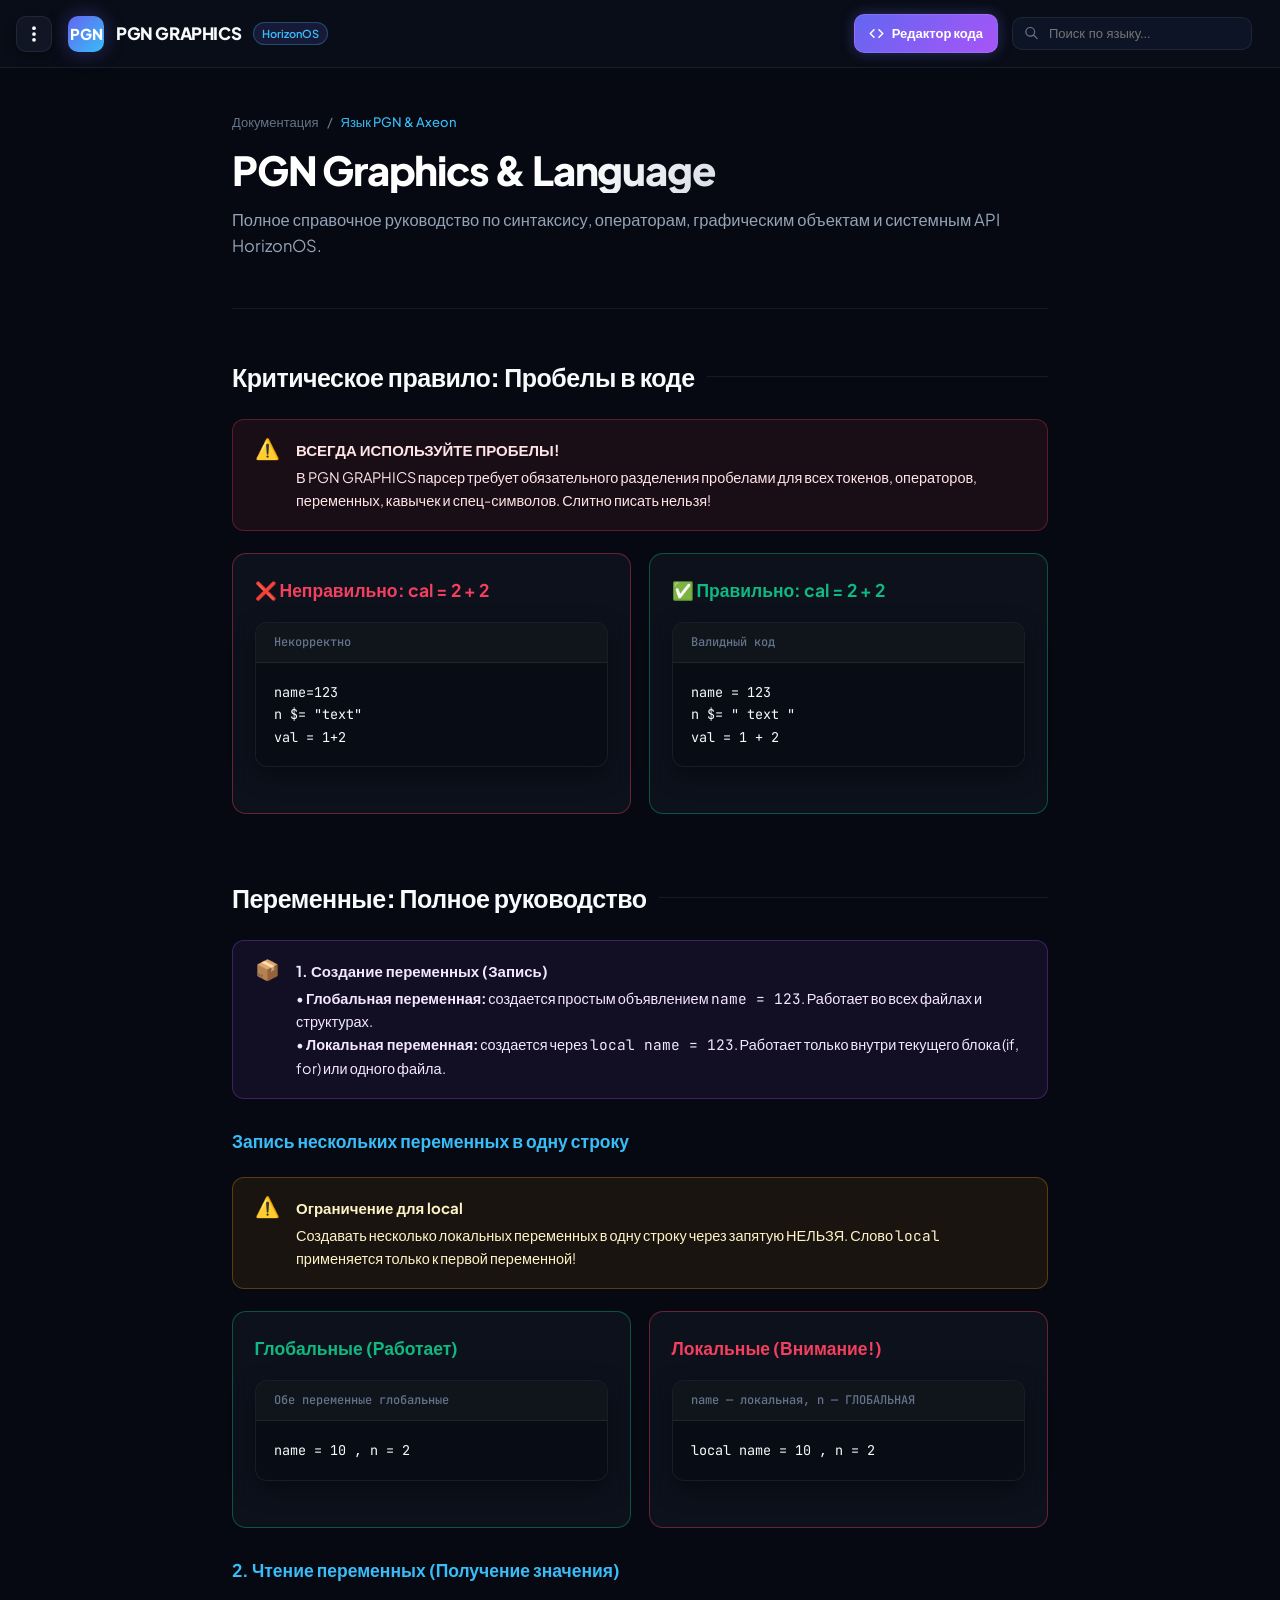
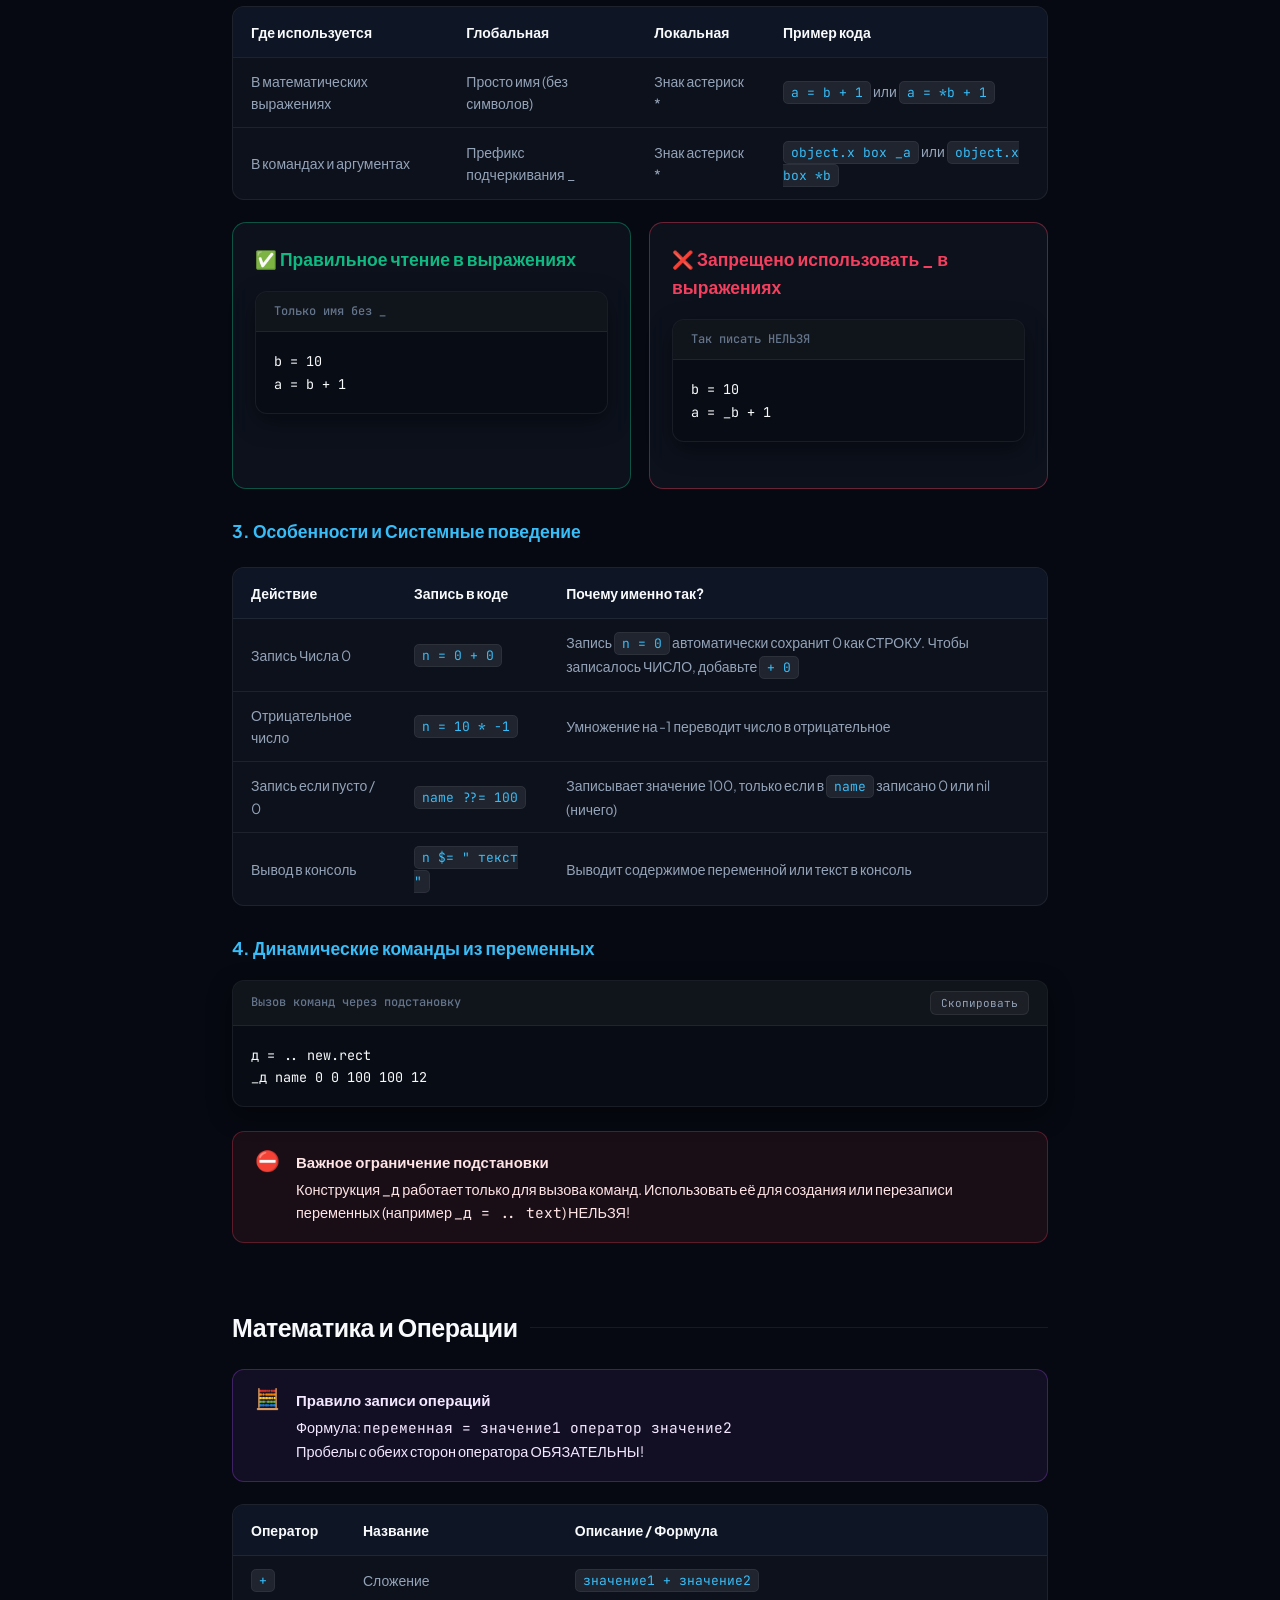
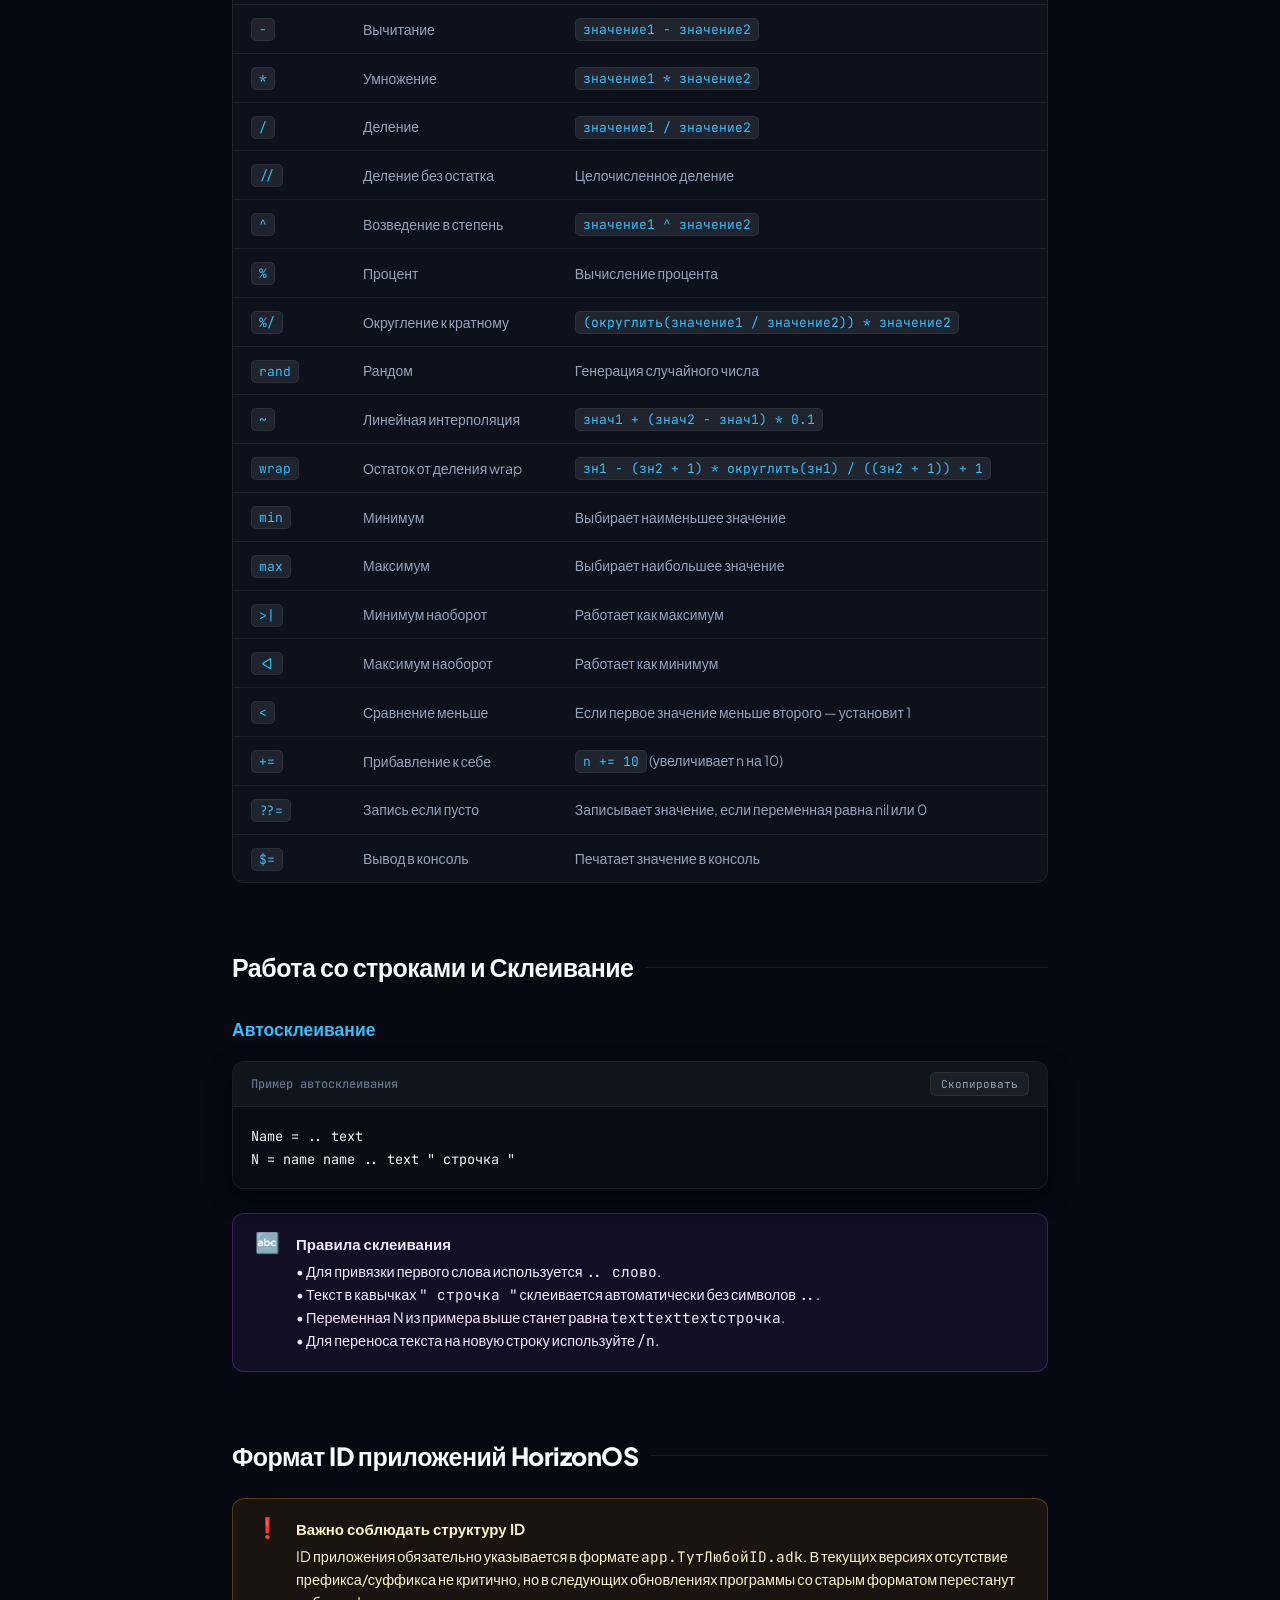
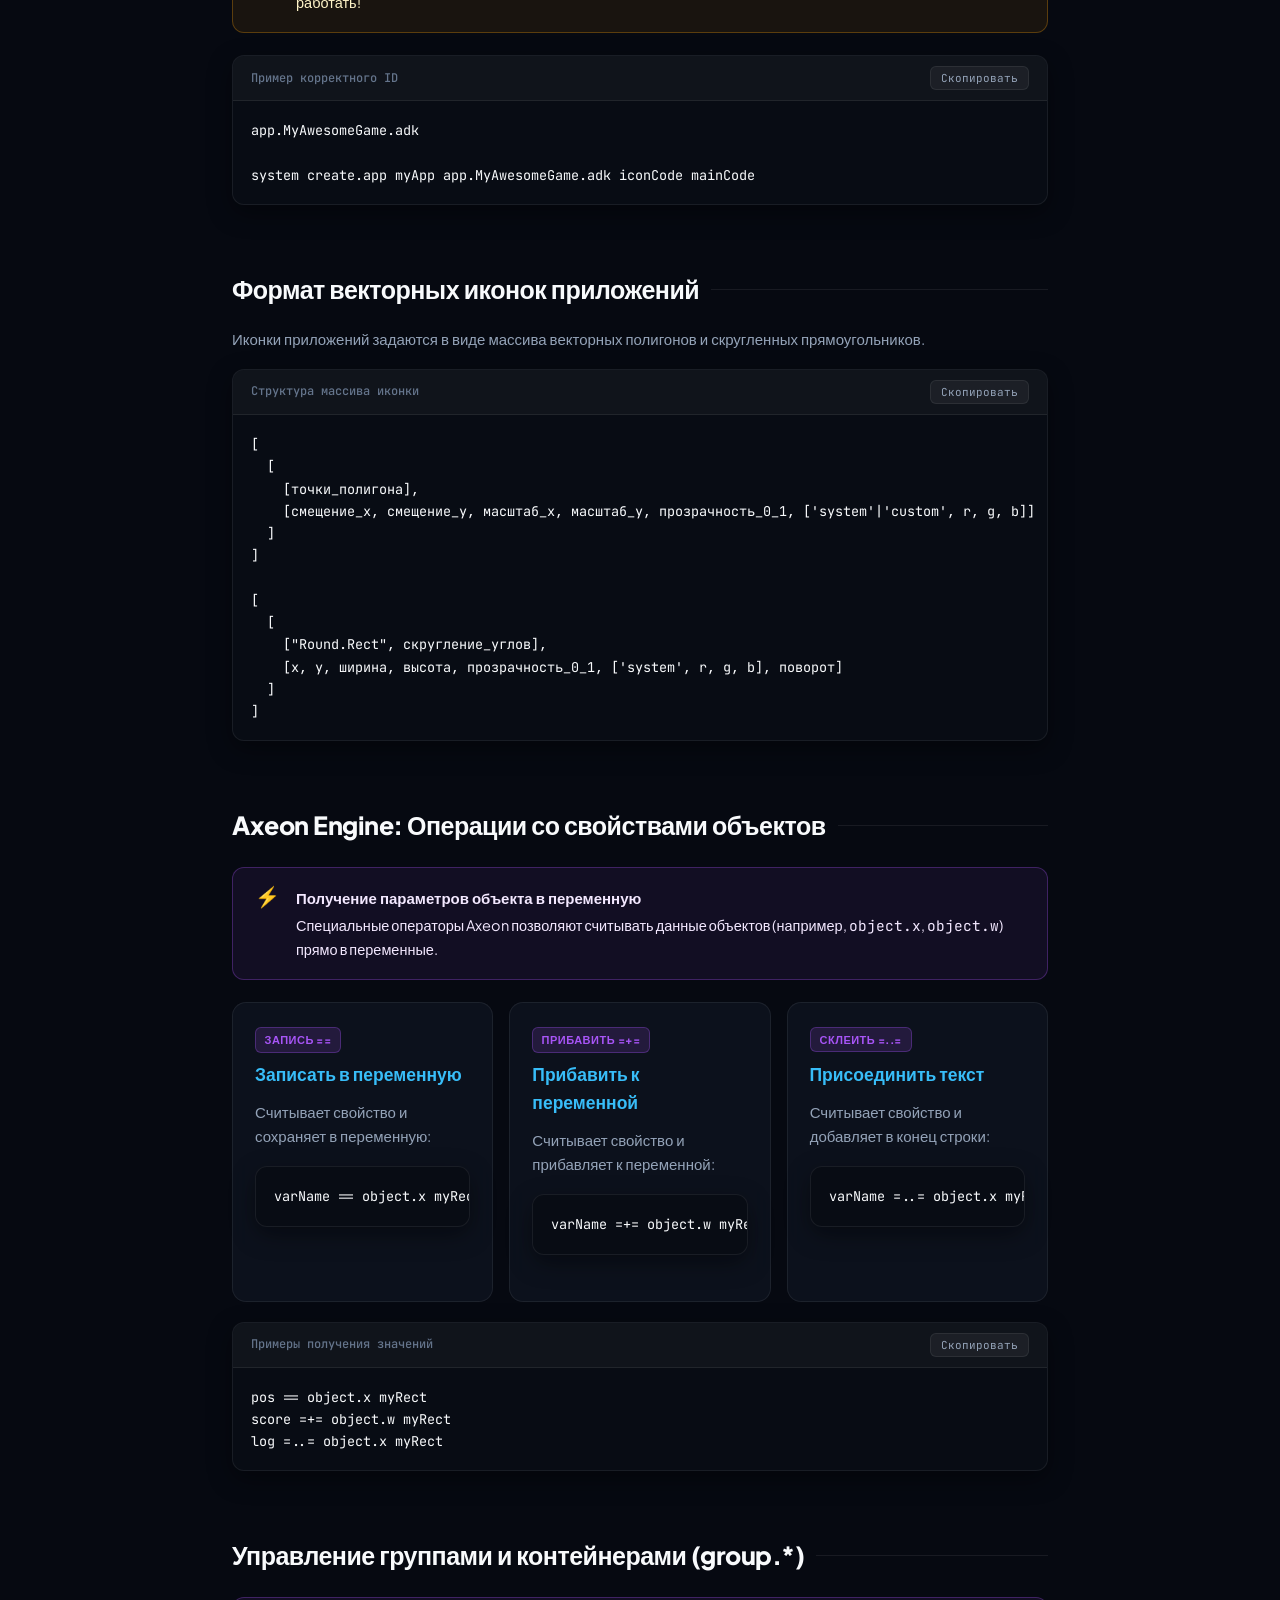
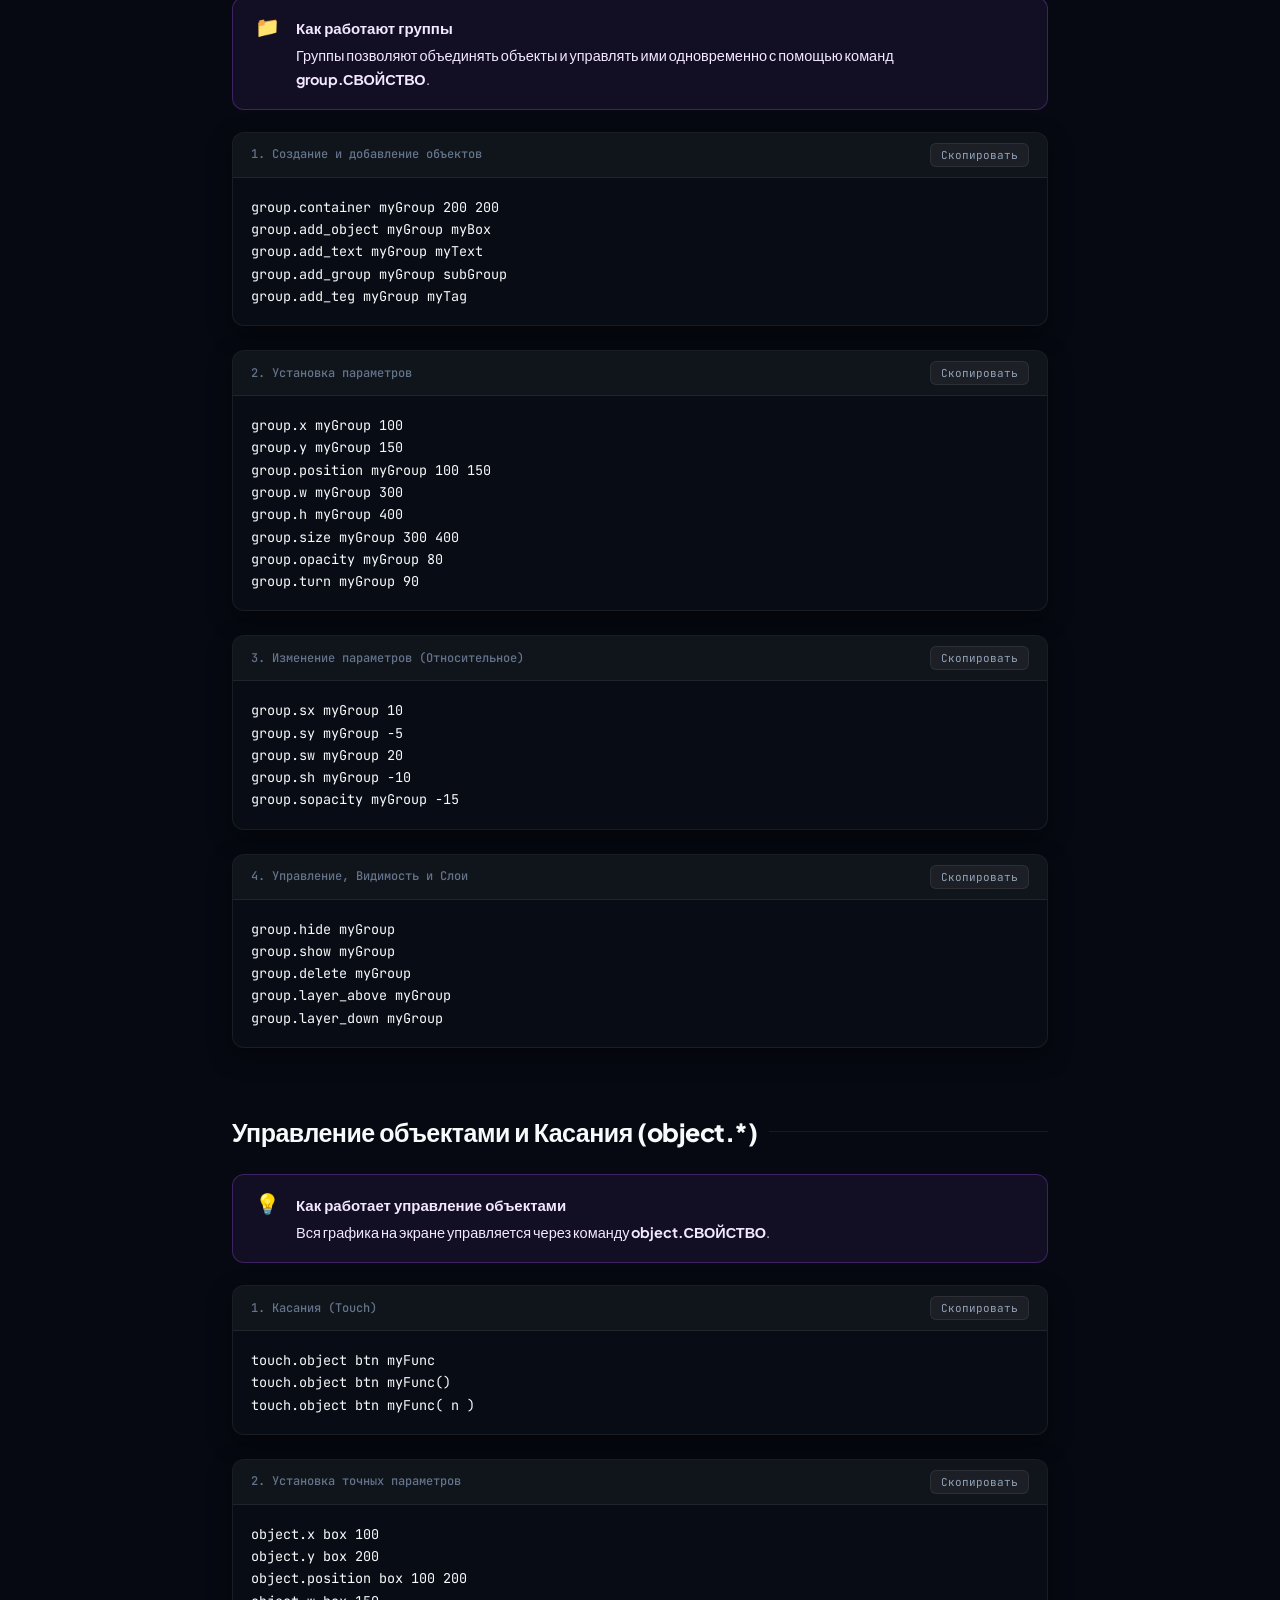
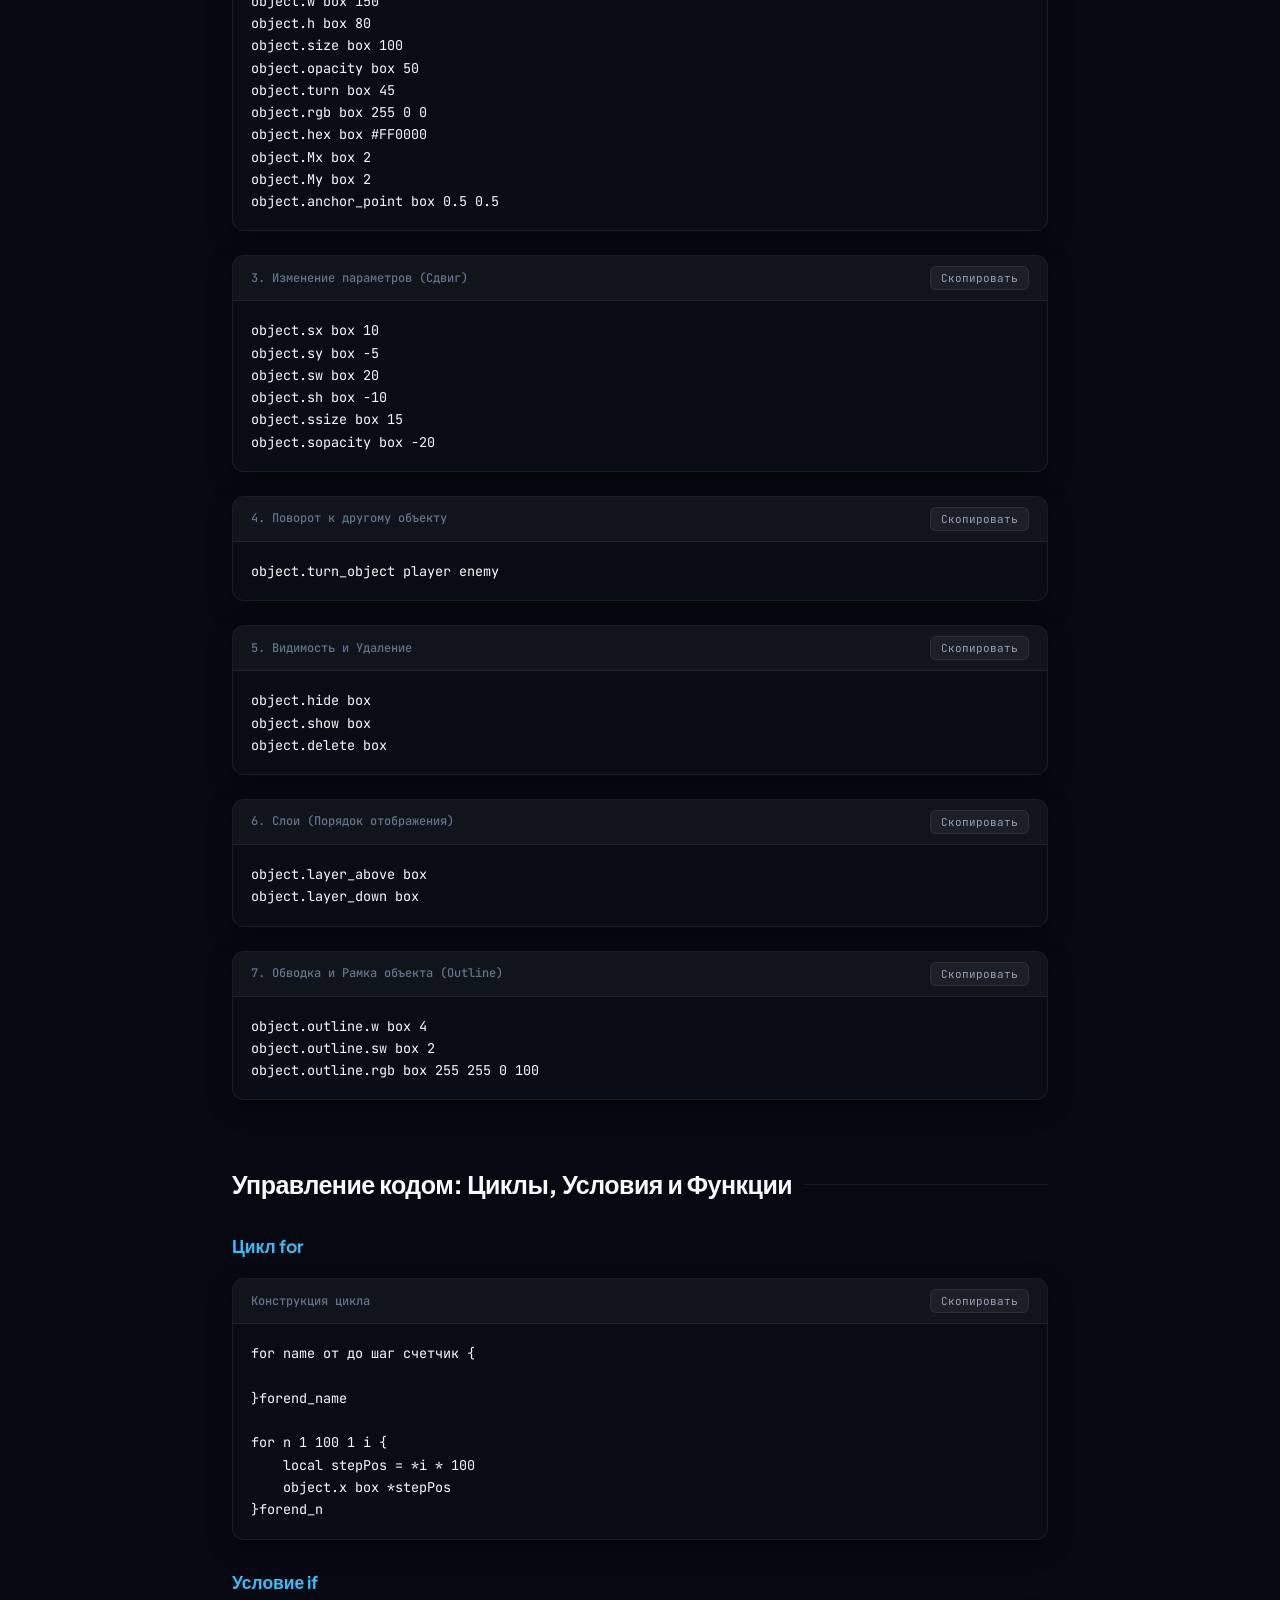
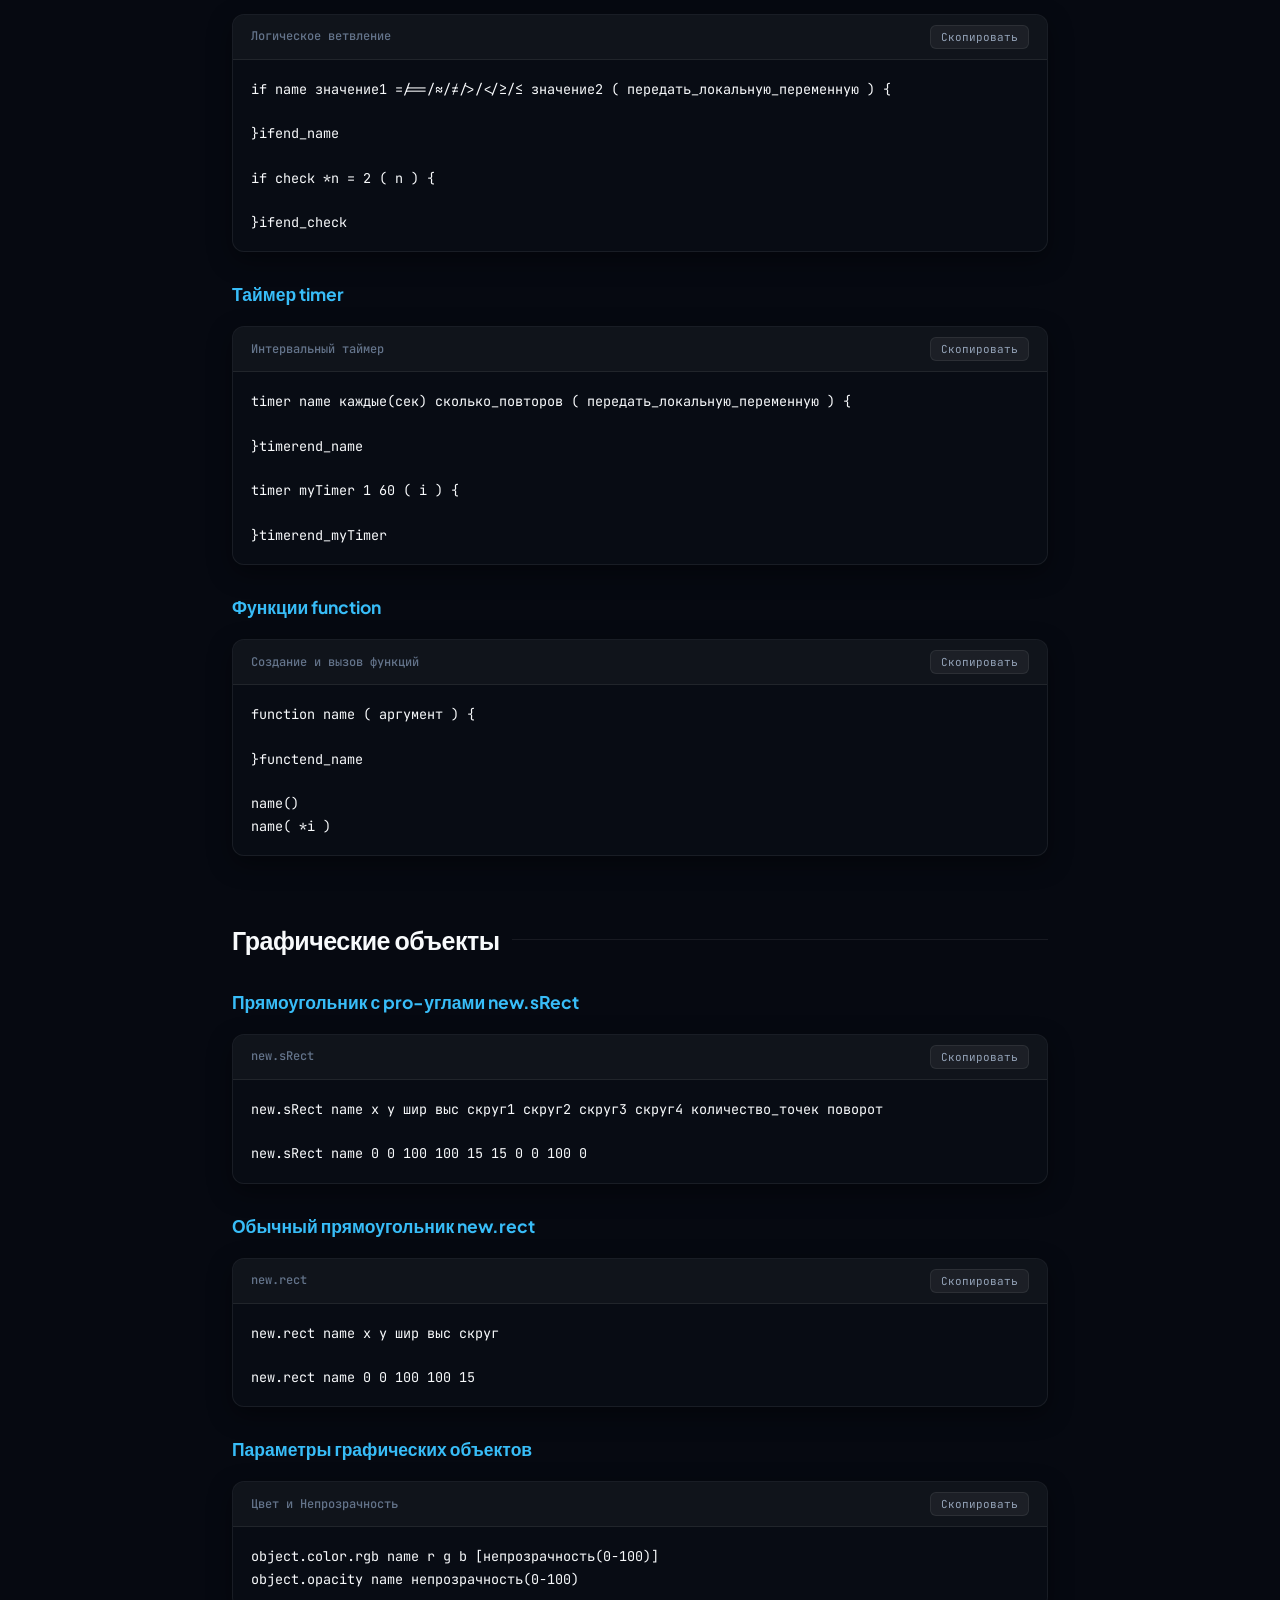
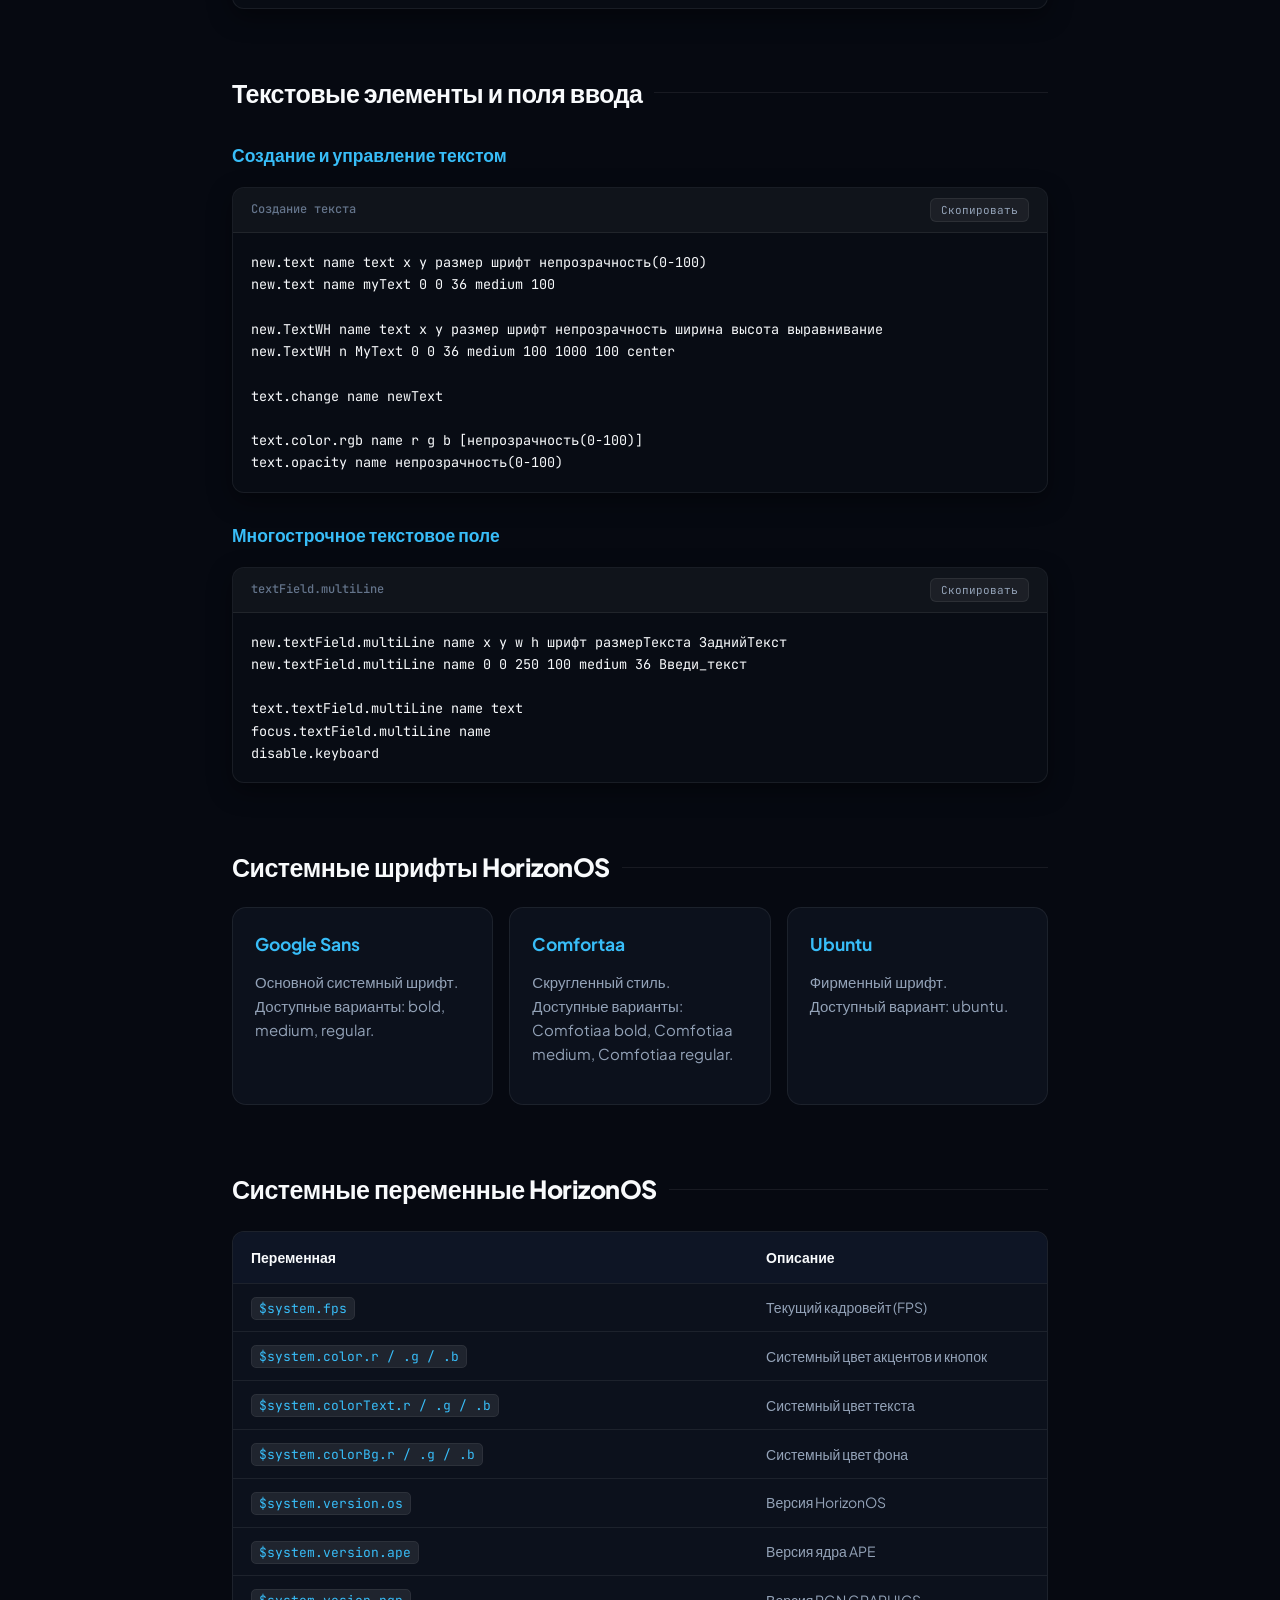
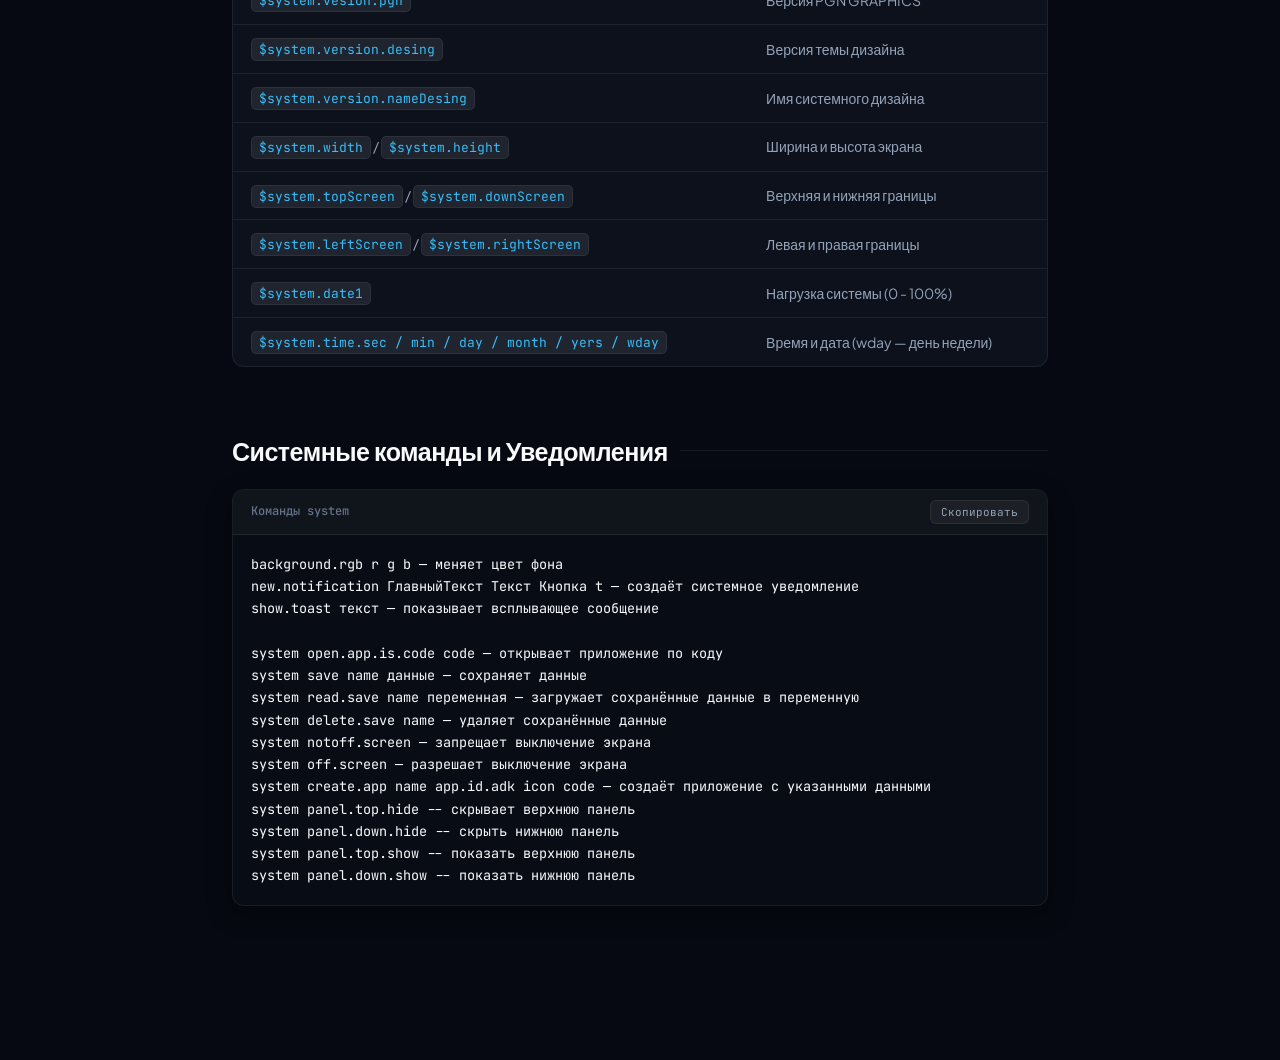
<file: pgn.html>
<!DOCTYPE html>
<html lang="ru" class="dark">
<head>
    <meta charset="UTF-8">
    <meta name="viewport" content="width=device-width, initial-scale=1.0">
    <title>PGN Graphics — Официальная Документация HorizonOS</title>
    
    <link rel="preconnect" href="https://fonts.googleapis.com">
    <link rel="preconnect" href="https://fonts.gstatic.com" crossorigin>
    <link href="https://fonts.googleapis.com/css2?family=Plus+Jakarta+Sans:wght@400;500;600;700;800&family=JetBrains+Mono:ital,wght@0,400;0,500;0,600;0,700;1,400&display=swap" rel="stylesheet">
    
    <style>
        :root {
            --bg-page: #060911;
            --bg-sidebar: #0b0f19;
            --bg-header: rgba(11, 15, 25, 0.85);
            --bg-card: rgba(18, 24, 38, 0.6);
            --bg-card-hover: rgba(26, 34, 52, 0.8);
            --bg-code: #080c14;
            
            --border: rgba(255, 255, 255, 0.07);
            --border-hover: rgba(99, 102, 241, 0.4);
            
            --text-main: #f8fafc;
            --text-sub: #94a3b8;
            --text-muted: #64748b;
            
            --primary: #6366f1;
            --primary-glow: rgba(99, 102, 241, 0.35);
            --cyan: #38bdf8;
            --cyan-glow: rgba(56, 189, 248, 0.25);
            --emerald: #10b981;
            --amber: #f59e0b;
            --rose: #f43f5e;
            --purple: #a855f7;
            
            --sidebar-w: 290px;
            --header-h: 68px;
        }

        * {
            box-sizing: border-box;
            margin: 0;
            padding: 0;
            scroll-behavior: smooth;
        }

        body {
            font-family: 'Plus Jakarta Sans', -apple-system, BlinkMacSystemFont, sans-serif;
            background-color: var(--bg-page);
            color: var(--text-main);
            line-height: 1.6;
            min-height: 100vh;
            overflow-x: hidden;
            -webkit-font-smoothing: antialiased;
        }

        body.sidebar-open {
            overflow: hidden;
        }

        .header {
            position: fixed;
            top: 0;
            left: 0;
            right: 0;
            height: var(--header-h);
            background: var(--bg-header);
            backdrop-filter: blur(16px);
            -webkit-backdrop-filter: blur(16px);
            border-bottom: 1px solid var(--border);
            z-index: 50;
            display: flex;
            align-items: center;
            justify-content: space-between;
            padding: 0 28px 0 68px;
        }

        .header-brand {
            display: flex;
            align-items: center;
            gap: 12px;
            text-decoration: none;
        }

        .brand-logo {
            width: 36px;
            height: 36px;
            background: linear-gradient(135deg, var(--primary), var(--cyan));
            border-radius: 10px;
            display: grid;
            place-items: center;
            font-weight: 800;
            font-size: 15px;
            color: #fff;
            box-shadow: 0 0 20px var(--primary-glow);
        }

        .brand-title {
            font-weight: 800;
            font-size: 17px;
            letter-spacing: -0.4px;
            color: var(--text-main);
        }

        .brand-badge {
            font-size: 11px;
            background: rgba(99, 102, 241, 0.15);
            color: var(--cyan);
            border: 1px solid rgba(56, 189, 248, 0.3);
            padding: 2px 8px;
            border-radius: 99px;
            font-weight: 600;
        }

        .header-actions {
            display: flex;
            align-items: center;
            gap: 14px;
        }

        .editor-btn {
            display: inline-flex;
            align-items: center;
            gap: 8px;
            background: linear-gradient(135deg, var(--primary), var(--purple));
            color: #ffffff;
            text-decoration: none;
            padding: 8px 14px;
            border-radius: 10px;
            font-size: 13px;
            font-weight: 600;
            transition: all 0.2s ease;
            box-shadow: 0 0 14px var(--primary-glow);
            border: 1px solid rgba(255, 255, 255, 0.1);
        }

        .editor-btn:hover {
            opacity: 0.92;
            transform: translateY(-1px);
            box-shadow: 0 4px 18px var(--primary-glow);
        }

        .search-box {
            position: relative;
            width: 240px;
        }

        .search-box input {
            width: 100%;
            background: rgba(15, 23, 42, 0.8);
            border: 1px solid var(--border);
            border-radius: 10px;
            padding: 8px 14px 8px 36px;
            font-size: 13px;
            color: var(--text-main);
            outline: none;
            transition: all 0.2s;
        }

        .search-box input:focus {
            border-color: var(--primary);
            box-shadow: 0 0 0 3px var(--primary-glow);
        }

        .search-box svg {
            position: absolute;
            left: 12px;
            top: 50%;
            transform: translateY(-50%);
            width: 15px;
            height: 15px;
            fill: var(--text-muted);
        }

        .fixed-toggle-btn {
            position: fixed;
            top: 16px;
            left: 16px;
            z-index: 100;
            width: 36px;
            height: 36px;
            background: rgba(18, 24, 38, 0.9);
            border: 1px solid var(--border);
            border-radius: 10px;
            color: var(--text-main);
            display: flex;
            align-items: center;
            justify-content: center;
            cursor: pointer;
            backdrop-filter: blur(10px);
            transition: all 0.2s ease;
            box-shadow: 0 4px 12px rgba(0, 0, 0, 0.3);
        }

        .fixed-toggle-btn:hover {
            background: rgba(30, 41, 59, 0.95);
            border-color: var(--cyan);
            color: var(--cyan);
        }

        .layout {
            display: flex;
            padding-top: var(--header-h);
            min-height: 100vh;
        }

        .sidebar {
            width: var(--sidebar-w);
            background-color: var(--bg-sidebar);
            border-right: 1px solid var(--border);
            position: fixed;
            top: var(--header-h);
            left: 0;
            bottom: 0;
            height: calc(100dvh - var(--header-h));
            overflow-y: auto;
            overscroll-behavior: contain;
            -webkit-overflow-scrolling: touch;
            padding: 28px 18px;
            display: flex;
            flex-direction: column;
            gap: 24px;
            z-index: 99;
            transform: translateX(-100%);
            transition: transform 0.3s cubic-bezier(0.4, 0, 0.2, 1);
            box-shadow: none;
        }

        .sidebar::-webkit-scrollbar { width: 4px; }
        .sidebar::-webkit-scrollbar-thumb { background: var(--border); border-radius: 4px; }

        body.sidebar-open .sidebar {
            transform: translateX(0);
            box-shadow: 10px 0 30px rgba(0, 0, 0, 0.5);
        }

        .nav-group-title {
            font-size: 11px;
            text-transform: uppercase;
            font-weight: 800;
            letter-spacing: 1px;
            color: var(--text-muted);
            margin-bottom: 10px;
            padding: 0 8px;
        }

        .nav-list {
            list-style: none;
            display: flex;
            flex-direction: column;
            gap: 3px;
        }

        .nav-item a {
            display: flex;
            align-items: center;
            padding: 9px 12px;
            color: var(--text-sub);
            text-decoration: none;
            font-size: 13.5px;
            font-weight: 500;
            border-radius: 8px;
            transition: all 0.15s ease;
        }

        .nav-item a:hover {
            color: var(--text-main);
            background: rgba(255, 255, 255, 0.04);
        }

        .nav-item a.active {
            color: var(--cyan);
            background: rgba(56, 189, 248, 0.1);
            font-weight: 600;
        }

        .nav-item a.highlight {
            color: var(--amber);
        }

        .main-container {
            margin-left: 0;
            flex: 1;
            display: flex;
            justify-content: center;
            width: 100%;
        }

        .content {
            width: 100%;
            max-width: 920px;
            padding: 44px 52px 90px 52px;
        }

        .doc-hero {
            margin-bottom: 48px;
            padding-bottom: 32px;
            border-bottom: 1px solid var(--border);
        }

        .doc-breadcrumb {
            display: flex;
            align-items: center;
            gap: 8px;
            font-size: 13px;
            color: var(--text-muted);
            margin-bottom: 14px;
            font-weight: 500;
        }

        .doc-title {
            font-size: 40px;
            font-weight: 800;
            letter-spacing: -1.2px;
            line-height: 1.15;
            margin-bottom: 14px;
            background: linear-gradient(135deg, #ffffff 40%, var(--text-sub));
            -webkit-background-clip: text;
            -webkit-text-fill-color: transparent;
        }

        .doc-subtitle {
            font-size: 16.5px;
            color: var(--text-sub);
            line-height: 1.6;
        }

        section {
            margin-bottom: 64px;
            scroll-margin-top: calc(var(--header-h) + 28px);
        }

        h2 {
            font-size: 25px;
            font-weight: 800;
            letter-spacing: -0.5px;
            color: var(--text-main);
            margin-bottom: 18px;
            display: flex;
            align-items: center;
            gap: 12px;
        }

        h2::after {
            content: '';
            flex: 1;
            height: 1px;
            background: var(--border);
        }

        h3 {
            font-size: 17.5px;
            font-weight: 700;
            color: var(--cyan);
            margin: 28px 0 12px 0;
            display: flex;
            align-items: center;
            gap: 8px;
        }

        p {
            color: var(--text-sub);
            font-size: 15px;
            margin-bottom: 16px;
        }

        .grid-2 {
            display: grid;
            grid-template-columns: repeat(auto-fit, minmax(320px, 1fr));
            gap: 18px;
            margin: 20px 0;
        }

        .grid-3 {
            display: grid;
            grid-template-columns: repeat(auto-fit, minmax(250px, 1fr));
            gap: 16px;
            margin: 20px 0;
        }

        .card {
            background: var(--bg-card);
            border: 1px solid var(--border);
            border-radius: 14px;
            padding: 22px;
            backdrop-filter: blur(10px);
            transition: all 0.2s ease;
        }

        .card:hover {
            background: var(--bg-card-hover);
            border-color: var(--border-hover);
            transform: translateY(-2px);
        }

        .callout {
            border-radius: 12px;
            padding: 18px 22px;
            margin: 22px 0;
            font-size: 14.5px;
            display: flex;
            gap: 16px;
            align-items: flex-start;
            border: 1px solid transparent;
        }

        .callout-icon {
            flex-shrink: 0;
            font-size: 20px;
            line-height: 1;
        }

        .callout-danger {
            background: rgba(244, 63, 94, 0.08);
            border-color: rgba(244, 63, 94, 0.3);
            color: #ffe4e6;
        }

        .callout-warning {
            background: rgba(245, 158, 11, 0.08);
            border-color: rgba(245, 158, 11, 0.3);
            color: #fef3c7;
        }

        .callout-info {
            background: rgba(56, 189, 248, 0.08);
            border-color: rgba(56, 189, 248, 0.3);
            color: #e0f2fe;
        }

        .callout-purple {
            background: rgba(168, 85, 247, 0.08);
            border-color: rgba(168, 85, 247, 0.3);
            color: #f3e8ff;
        }

        .callout-title {
            font-weight: 700;
            margin-bottom: 4px;
            font-size: 15px;
        }

        .code-block {
            position: relative;
            margin: 18px 0 24px 0;
            border-radius: 12px;
            overflow: hidden;
            border: 1px solid var(--border);
            background: var(--bg-code);
            box-shadow: 0 8px 24px rgba(0, 0, 0, 0.4);
        }

        .code-header {
            display: flex;
            justify-content: space-between;
            align-items: center;
            padding: 10px 18px;
            background: rgba(255, 255, 255, 0.03);
            border-bottom: 1px solid var(--border);
            font-size: 12px;
            color: var(--text-muted);
            font-family: 'JetBrains Mono', monospace;
            font-weight: 500;
        }

        .copy-btn {
            background: rgba(255, 255, 255, 0.05);
            border: 1px solid var(--border);
            color: var(--text-sub);
            border-radius: 6px;
            padding: 4px 10px;
            font-size: 11px;
            cursor: pointer;
            transition: all 0.2s;
            font-family: inherit;
        }

        .copy-btn:hover {
            background: rgba(255, 255, 255, 0.12);
            color: var(--text-main);
        }

        pre {
            padding: 18px;
            overflow-x: auto;
            font-family: 'JetBrains Mono', monospace;
            font-size: 13.5px;
            line-height: 1.65;
            color: var(--text-main);
        }

        code {
            font-family: 'JetBrains Mono', monospace;
        }

        p code, li code, td code {
            background: rgba(255, 255, 255, 0.08);
            color: #38bdf8;
            padding: 2px 7px;
            border-radius: 5px;
            font-size: 13px;
            border: 1px solid rgba(255, 255, 255, 0.06);
        }

        .table-container {
            width: 100%;
            overflow-x: auto;
            border-radius: 12px;
            border: 1px solid var(--border);
            margin: 22px 0;
            background: var(--bg-card);
        }

        table {
            width: 100%;
            border-collapse: collapse;
            font-size: 14px;
            text-align: left;
        }

        th {
            background: rgba(15, 23, 42, 0.7);
            padding: 14px 18px;
            font-weight: 700;
            color: var(--text-main);
            border-bottom: 1px solid var(--border);
            white-space: nowrap;
        }

        td {
            padding: 12px 18px;
            border-bottom: 1px solid var(--border);
            color: var(--text-sub);
        }

        tr:last-child td { border-bottom: none; }
        tr:hover td { background: rgba(255, 255, 255, 0.02); }

        .badge {
            display: inline-flex;
            align-items: center;
            padding: 3px 9px;
            border-radius: 6px;
            font-size: 11px;
            font-weight: 800;
            text-transform: uppercase;
            letter-spacing: 0.5px;
            margin-bottom: 8px;
        }

        .badge-axeon {
            background: rgba(168, 85, 247, 0.15);
            color: var(--purple);
            border: 1px solid rgba(168, 85, 247, 0.3);
        }

        @media (max-width: 992px) {
            .content { padding: 28px 20px 60px 20px; }
            .search-box { width: 150px; }
        }
    </style>
</head>
<body class="dark">

    <button class="fixed-toggle-btn" id="menuToggle" aria-label="Переключить меню">
        <svg width="20" height="20" viewBox="0 0 24 24" fill="currentColor">
            <circle cx="12" cy="5" r="2.25"/>
            <circle cx="12" cy="12" r="2.25"/>
            <circle cx="12" cy="19" r="2.25"/>
        </svg>
    </button>

    <header class="header">
        <div style="display: flex; align-items: center; gap: 16px;">
            <a href="#" class="header-brand">
                <div class="brand-logo">PGN</div>
                <span class="brand-title">PGN GRAPHICS</span>
                <span class="brand-badge">HorizonOS</span>
            </a>
        </div>

        <div class="header-actions">
            <a href="editor.html" class="editor-btn">
                <svg width="15" height="15" viewBox="0 0 24 24" fill="none" stroke="currentColor" stroke-width="2.5" stroke-linecap="round" stroke-linejoin="round">
                    <polyline points="16 18 22 12 16 6"></polyline>
                    <polyline points="8 6 2 12 8 18"></polyline>
                </svg>
                <span>Редактор кода</span>
            </a>

            <div class="search-box">
                <svg viewBox="0 0 24 24"><path d="M21.71 20.29l-5.4-5.39A7.9 7.9 0 1 0 15 16.29l5.39 5.4a1 1 0 0 0 1.42-1.42zM10 16a6 6 0 1 1 6-6 6 6 0 0 1-6 6z"/></svg>
                <input type="text" id="docSearch" placeholder="Поиск по языку...">
            </div>
        </div>
    </header>

    <div class="layout">
        <nav class="sidebar" id="sidebar"></nav>

        <div class="main-container">
            <main class="content">
                <div class="doc-hero">
                    <div class="doc-breadcrumb">
                        <span>Документация</span>
                        <span>/</span>
                        <span style="color: var(--cyan);">Язык PGN & Axeon</span>
                    </div>
                    <h1 class="doc-title">PGN Graphics & Language</h1>
                    <p class="doc-subtitle">Полное справочное руководство по синтаксису, операторам, графическим объектам и системным API HorizonOS.</p>
                </div>

                <div id="contentSections"></div>
            </main>
        </div>
    </div>

    <script src="pgn-data.js"></script>

    <script>
        document.addEventListener('DOMContentLoaded', () => {
            const menuToggle = document.getElementById('menuToggle');
            const sidebar = document.getElementById('sidebar');

            menuToggle.addEventListener('click', (e) => {
                e.stopPropagation();
                document.body.classList.toggle('sidebar-open');
            });

            sidebar.addEventListener('click', (e) => {
                e.stopPropagation();
                if (e.target.tagName === 'A') {
                    document.body.classList.remove('sidebar-open');
                }
            });

            document.addEventListener('click', (e) => {
                if (document.body.classList.contains('sidebar-open')) {
                    if (!sidebar.contains(e.target) && !menuToggle.contains(e.target)) {
                        document.body.classList.remove('sidebar-open');
                    }
                }
            });

            if (!window.pgnData) return;

            const contentSections = document.getElementById('contentSections');

            window.pgnData.groups.forEach(group => {
                const groupDiv = document.createElement('div');
                
                const titleDiv = document.createElement('div');
                titleDiv.className = 'nav-group-title';
                titleDiv.textContent = group.groupTitle;
                groupDiv.appendChild(titleDiv);

                const ul = document.createElement('ul');
                ul.className = 'nav-list';

                group.items.forEach((item, index) => {
                    const li = document.createElement('li');
                    li.className = 'nav-item';
                    
                    const a = document.createElement('a');
                    a.href = `#${item.id}`;
                    a.textContent = item.title;
                    
                    if (index === 0 && group === window.pgnData.groups[0]) {
                        a.className = 'active';
                    }
                    if (item.isHighlight) {
                        a.classList.add('highlight');
                    }

                    li.appendChild(a);
                    ul.appendChild(li);
                });

                groupDiv.appendChild(ul);
                sidebar.appendChild(groupDiv);
            });

            window.pgnData.sections.forEach(sec => {
                const sectionHtml = document.createElement('section');
                sectionHtml.id = sec.id;

                const h2 = document.createElement('h2');
                h2.textContent = sec.title;
                sectionHtml.appendChild(h2);

                sec.blocks.forEach(block => {
                    if (block.type === 'callout') {
                        const div = document.createElement('div');
                        div.className = `callout callout-${block.style}`;
                        div.innerHTML = `
                            <div class="callout-icon">${block.icon}</div>
                            <div>
                                <div class="callout-title">${block.title}</div>
                                <div>${block.text}</div>
                            </div>
                        `;
                        sectionHtml.appendChild(div);
                    } 
                    else if (block.type === 'grid2') {
                        const div = document.createElement('div');
                        div.className = 'grid-2';
                        block.items.forEach(card => {
                            div.innerHTML += `
                                <div class="card" style="${card.cardStyle || ''}">
                                    <h3 style="color: ${card.titleColor || 'var(--cyan)'}; margin-top:0;">${card.cardTitle}</h3>
                                    <div class="code-block">
                                        <div class="code-header"><span>${card.codeTitle}</span></div>
                                        <pre><code>${escapeHtml(card.code)}</code></pre>
                                    </div>
                                </div>
                            `;
                        });
                        sectionHtml.appendChild(div);
                    }
                    else if (block.type === 'grid3') {
                        const div = document.createElement('div');
                        div.className = 'grid-3';
                        block.items.forEach(card => {
                            const badgeHtml = card.badge ? `<span class="badge ${card.badge.class}">${card.badge.text}</span>` : '';
                            const descHtml = card.description ? `<p>${card.description}</p>` : '';
                            const codeHtml = card.codeSample ? `<div class="code-block"><pre><code>${escapeHtml(card.codeSample)}</code></pre></div>` : '';
                            
                            div.innerHTML += `
                                <div class="card">
                                    ${badgeHtml}
                                    <h3 style="margin-top:0;">${card.cardTitle}</h3>
                                    ${descHtml}
                                    ${codeHtml}
                                </div>
                            `;
                        });
                        sectionHtml.appendChild(div);
                    }
                    else if (block.type === 'subTitle') {
                        const h3 = document.createElement('h3');
                        h3.textContent = block.title;
                        sectionHtml.appendChild(h3);
                    }
                    else if (block.type === 'table') {
                        const div = document.createElement('div');
                        div.className = 'table-container';
                        
                        let ths = block.headers.map(h => `<th>${h}</th>`).join('');
                        let trs = block.rows.map(r => `<tr>${r.map(c => `<td>${c}</td>`).join('')}</tr>`).join('');
                        
                        div.innerHTML = `
                            <table>
                                <thead><tr>${ths}</tr></thead>
                                <tbody>${trs}</tbody>
                            </table>
                        `;
                        sectionHtml.appendChild(div);
                    }
                    else if (block.type === 'codeBlock') {
                        const div = document.createElement('div');
                        div.className = 'code-block';
                        div.innerHTML = `
                            <div class="code-header">
                                <span>${block.title}</span>
                                <button class="copy-btn">Скопировать</button>
                            </div>
                            <pre><code>${escapeHtml(block.code)}</code></pre>
                        `;
                        sectionHtml.appendChild(div);
                    }
                    else if (block.type === 'html') {
                        const div = document.createElement('div');
                        div.innerHTML = block.html;
                        sectionHtml.appendChild(div);
                    }
                });

                contentSections.appendChild(sectionHtml);
            });

            document.addEventListener('click', (e) => {
                if (e.target.classList.contains('copy-btn')) {
                    const btn = e.target;
                    const pre = btn.parentElement.nextElementSibling;
                    navigator.clipboard.writeText(pre.innerText).then(() => {
                        const originalText = btn.innerText;
                        btn.innerText = 'Скопировано!';
                        btn.style.color = 'var(--emerald)';
                        setTimeout(() => {
                            btn.innerText = originalText;
                            btn.style.color = '';
                        }, 2000);
                    });
                }
            });

            const searchInput = document.getElementById('docSearch');
            searchInput.addEventListener('input', (e) => {
                const query = e.target.value.toLowerCase();
                document.querySelectorAll('.nav-item').forEach(item => {
                    const text = item.textContent.toLowerCase();
                    item.style.display = text.includes(query) ? 'block' : 'none';
                });
            });

            function escapeHtml(text) {
                return text
                    .replace(/&/g, "&amp;")
                    .replace(/</g, "&lt;")
                    .replace(/>/g, "&gt;")
                    .replace(/"/g, "&quot;")
                    .replace(/'/g, "&#039;");
            }
        });
    </script>
</body>
</html>
</file>
